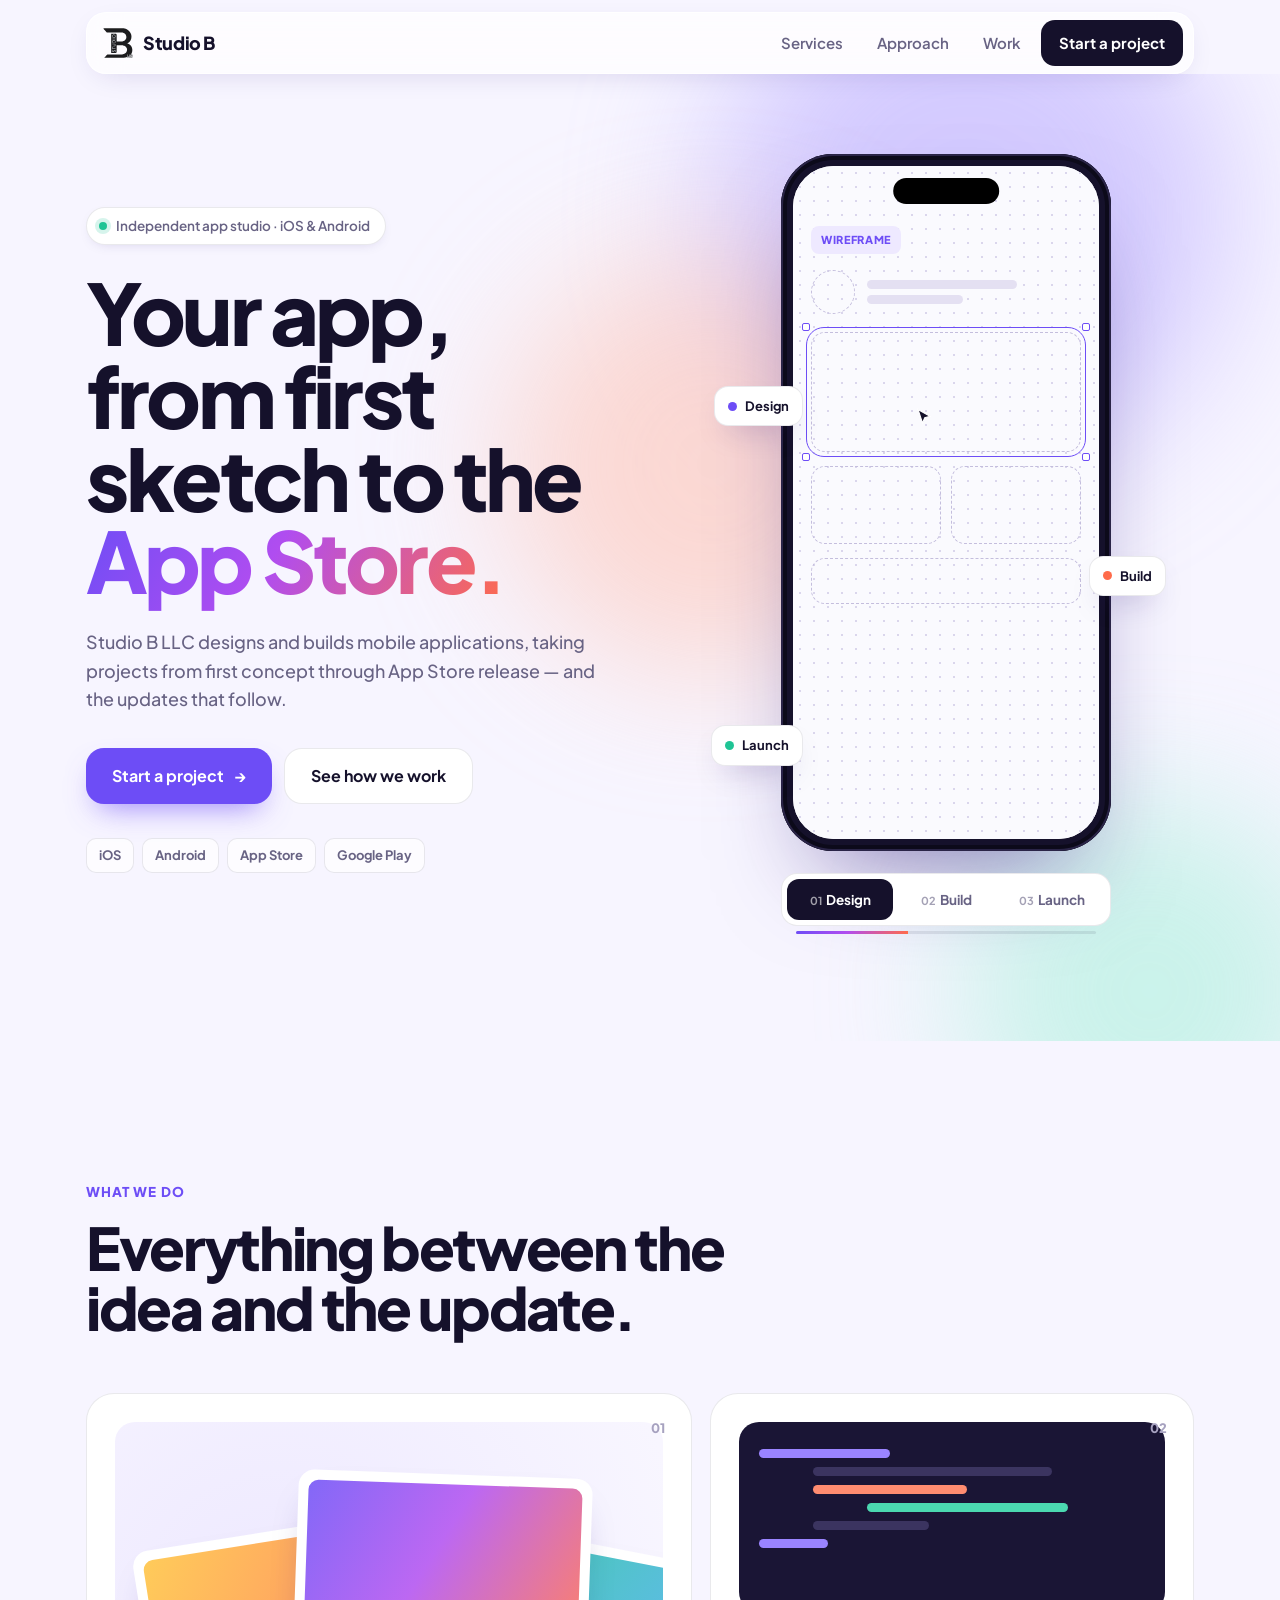
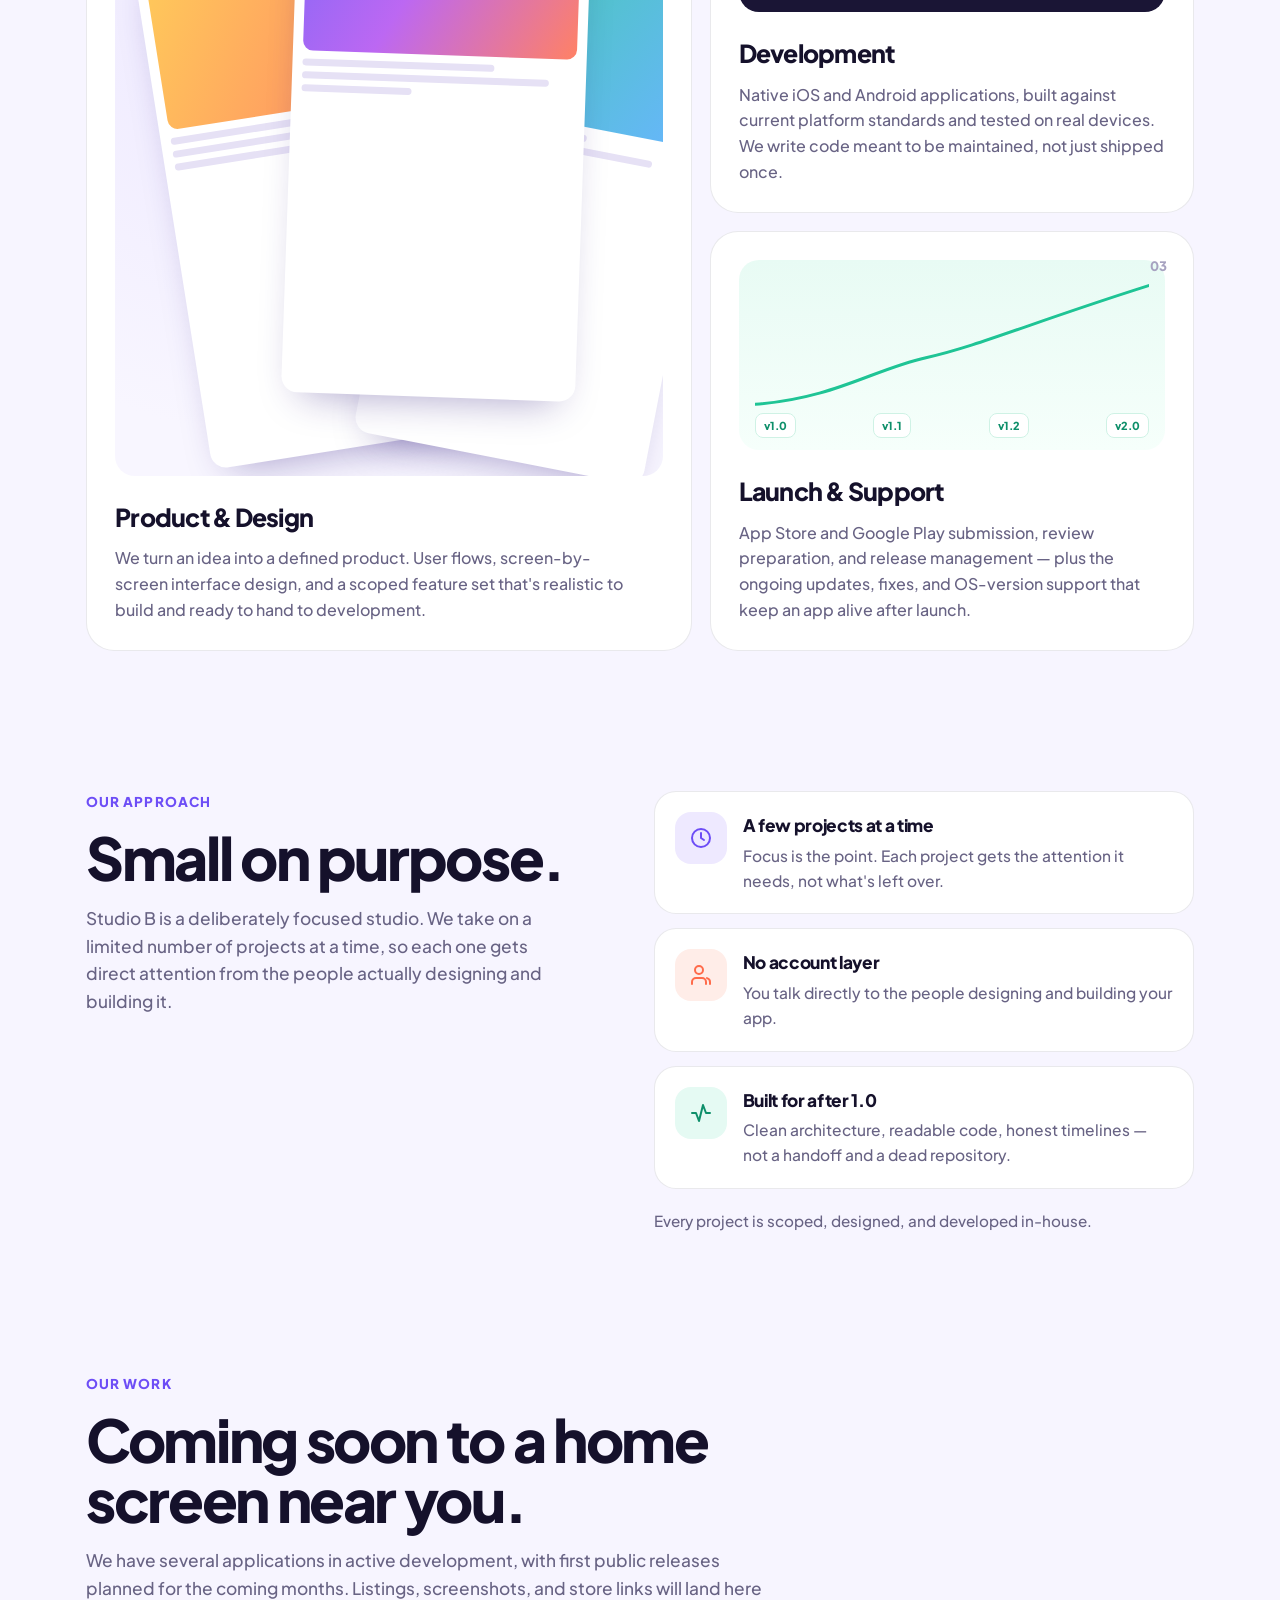
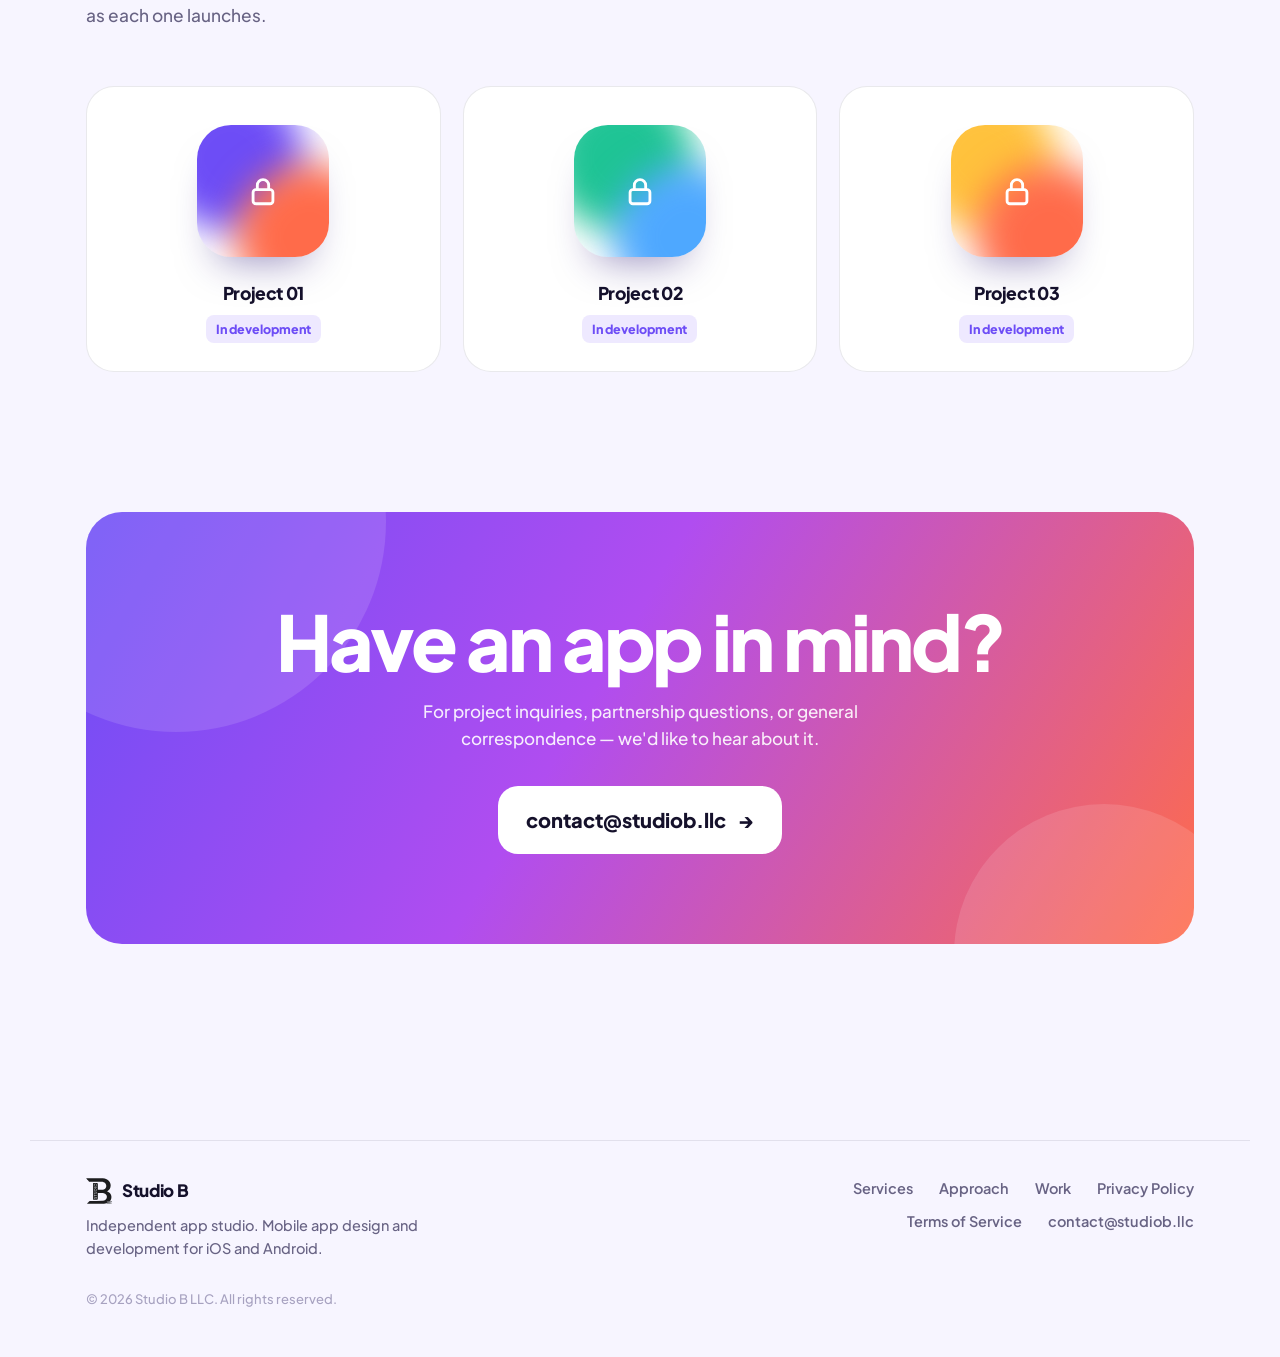
<file: index.html>
<!DOCTYPE html>
<html lang="en">
<head>
<meta charset="utf-8">
<meta name="viewport" content="width=device-width, initial-scale=1">
<title>Studio B LLC — Mobile app design &amp; development</title>
<meta name="description" content="Studio B LLC is an independent app studio. We design and build iOS and Android apps, taking projects from first concept through App Store release and the updates that follow.">
<link rel="canonical" href="https://studiob.llc/">
<meta name="theme-color" content="#F7F5FF">

<link rel="icon" href="favicon.ico" sizes="48x48">
<link rel="icon" href="favicon.svg" type="image/svg+xml">
<link rel="apple-touch-icon" href="apple-touch-icon.png">

<meta property="og:type" content="website">
<meta property="og:site_name" content="Studio B LLC">
<meta property="og:title" content="Studio B LLC — Your app, from first sketch to the App Store">
<meta property="og:description" content="An independent app studio designing and building iOS and Android apps — from first concept through release, and the updates that follow.">
<meta property="og:url" content="https://studiob.llc/">
<meta property="og:image" content="https://studiob.llc/assets/img/og-image.png">
<meta property="og:image:width" content="1200">
<meta property="og:image:height" content="630">
<meta property="og:image:alt" content="Studio B LLC logo beside the line: Your app, from first sketch to the App Store.">
<meta name="twitter:card" content="summary_large_image">

<link rel="preconnect" href="https://fonts.googleapis.com">
<link rel="preconnect" href="https://fonts.gstatic.com" crossorigin>
<link href="https://fonts.googleapis.com/css2?family=Plus+Jakarta+Sans:wght@400;500;600;700;800&amp;display=swap" rel="stylesheet">
<link rel="stylesheet" href="assets/css/site.css">
<script>document.documentElement.classList.add('js')</script>
<script src="assets/js/site.js" defer></script>
<script src="assets/js/home.js" defer></script>

<script type="application/ld+json">
{
  "@context": "https://schema.org",
  "@type": "Organization",
  "name": "Studio B LLC",
  "url": "https://studiob.llc/",
  "logo": "https://studiob.llc/logo.png",
  "email": "contact@studiob.llc",
  "description": "Independent app studio designing and building iOS and Android applications."
}
</script>
</head>
<body>
<a class="skip" href="#main">Skip to content</a>

<header class="nav">
  <div class="nav-in">
    <a href="./" class="brand" aria-label="Studio B LLC, home"><img src="assets/mark-two-tone.svg" alt="" width="30" height="30"><span>Studio B</span></a>
    <nav class="links" aria-label="Primary">
      <a href="#services">Services</a><a href="#approach">Approach</a><a href="#work">Work</a>
      <a class="cta" href="mailto:contact@studiob.llc?subject=Project%20inquiry">Start a project</a>
    </nav>
  </div>
</header>

<main id="main">
<section class="hero">
  <div class="blobs" aria-hidden="true"><i></i><i></i><i></i></div>
  <div class="wrap hero-grid">
    <div>
      <p class="chip"><span class="live" aria-hidden="true"></span>Independent app studio · iOS &amp; Android</p>
      <h1>Your app, from first sketch to the <span class="grad-text">App Store.</span></h1>
      <p class="lede">Studio B LLC designs and builds mobile applications, taking projects from first concept through App Store release — and the updates that follow.</p>
      <div class="ctas">
        <a class="btn btn-primary" href="mailto:contact@studiob.llc?subject=Project%20inquiry">Start a project <span aria-hidden="true">→</span></a>
        <a class="btn btn-soft" href="#services">See how we work</a>
      </div>
      <ul class="plats" aria-label="Platforms">
        <li>iOS</li><li>Android</li><li>App Store</li><li>Google Play</li>
      </ul>
    </div>

    <div class="stagebox">
      <p class="sr-only">Animated illustration of an app moving from a wireframe design, to a built interface, to store review. The buttons below it show each stage; choosing one stops the animation.</p>
      <div class="float f1" aria-hidden="true"><i></i>Design</div>
      <div class="float f2" aria-hidden="true"><i></i>Build</div>
      <div class="float f3" aria-hidden="true"><i></i>Launch</div>
      <div class="phone" aria-hidden="true">
        <div class="island"></div>
        <div class="screen">
          <div class="st st-design on">
            <span class="st-label">Wireframe</span>
            <div class="wf-row"><div class="wf wf-av d1"></div><div class="wf-lines"><i class="d1"></i><i class="d2"></i></div></div>
            <div class="wf wf-hero d2"><div class="sel"><b></b><b></b><b></b><b></b></div></div>
            <div class="wf-grid"><div class="wf d3"></div><div class="wf d4"></div></div>
            <div class="wf wf-btn d5"></div>
            <svg class="cursor" viewBox="0 0 24 24"><path d="M4 2l16 9-7 2-3 7z" fill="#15112B" stroke="#fff" stroke-width="1.5"/></svg>
          </div>
          <div class="st st-build">
            <span class="st-label">Building</span>
            <div class="ui-top"><div class="ui-av"></div><div><b>Good morning</b><small>Here's your week</small></div></div>
            <div class="ui-hero"><small>This week</small><strong>12.4k</strong><div class="bars"><i></i><i></i><i></i><i></i><i></i></div></div>
            <div class="ui-grid"><div class="ui-tile t1">Sync<div class="tog"></div></div><div class="ui-tile t2">Streak<b>7 days</b></div></div>
            <div class="ui-btn">Continue</div>
            <div class="toast"><i>✓</i>Build succeeded · iOS &amp; Android</div>
          </div>
          <div class="st st-launch">
            <span class="st-label">Store review</span>
            <div class="listing">
              <div class="appicon"><svg viewBox="0 0 24 24"><path d="M12 2l2.4 6.6L21 11l-6.6 2.4L12 20l-2.4-6.6L3 11l6.6-2.4z"/></svg></div>
              <div><b>Your App</b><small>iOS · Android</small></div><span class="get">GET</span>
            </div>
            <ul class="checks">
              <li><i>✓</i>Store screenshots</li>
              <li><i>✓</i>Privacy details</li>
              <li><i>✓</i>Release notes</li>
              <li><i>✓</i>Submitted for review</li>
            </ul>
            <div class="status">Ready to ship</div>
            <div class="confetti"></div>
          </div>
        </div>
      </div>
      <div class="switch" role="group" aria-label="Show demo stage">
        <span class="pill" aria-hidden="true"></span>
        <button type="button" aria-pressed="true"><span aria-hidden="true">01</span>Design</button>
        <button type="button" aria-pressed="false"><span aria-hidden="true">02</span>Build</button>
        <button type="button" aria-pressed="false"><span aria-hidden="true">03</span>Launch</button>
        <span class="prog" aria-hidden="true"><i></i></span>
      </div>
    </div>
  </div>
</section>

<section class="section" id="services" aria-labelledby="services-h">
  <div class="wrap">
    <div data-reveal>
      <p class="eyebrow">What we do</p>
      <h2 id="services-h">Everything between the idea and the update.</h2>
    </div>
    <div class="bento">
      <article class="b b1" data-reveal>
        <span class="num" aria-hidden="true">01</span>
        <div class="art" aria-hidden="true">
          <div class="sheetcard sc1"><div class="blk"></div><i style="width:80%"></i><i style="width:55%"></i><i style="width:70%"></i></div>
          <div class="sheetcard sc2"><div class="blk"></div><i style="width:70%"></i><i style="width:90%"></i><i style="width:40%"></i></div>
          <div class="sheetcard sc3"><div class="blk"></div><i style="width:60%"></i><i style="width:85%"></i><i style="width:50%"></i></div>
        </div>
        <h3>Product &amp; Design</h3>
        <p>We turn an idea into a defined product. User flows, screen-by-screen interface design, and a scoped feature set that's realistic to build and ready to hand to development.</p>
      </article>
      <article class="b b2" data-reveal>
        <span class="num" aria-hidden="true">02</span>
        <div class="art code" aria-hidden="true">
          <i class="k" style="width:34%"></i><i class="g" style="width:62%;margin-left:14%"></i><i class="s" style="width:40%;margin-left:14%"></i>
          <i class="m" style="width:52%;margin-left:28%"></i><i class="g" style="width:30%;margin-left:14%"></i><i class="k" style="width:18%"></i>
        </div>
        <h3>Development</h3>
        <p>Native iOS and Android applications, built against current platform standards and tested on real devices. We write code meant to be maintained, not just shipped once.</p>
      </article>
      <article class="b b3" data-reveal>
        <span class="num" aria-hidden="true">03</span>
        <div class="art" aria-hidden="true">
          <svg viewBox="0 0 300 120" preserveAspectRatio="none"><path d="M0 110 C60 105 90 80 130 70 S210 40 300 8" fill="none" stroke="#1FC495" stroke-width="3" stroke-linecap="round" vector-effect="non-scaling-stroke"/></svg>
          <div class="vers"><span>v1.0</span><span>v1.1</span><span>v1.2</span><span>v2.0</span></div>
        </div>
        <h3>Launch &amp; Support</h3>
        <p>App Store and Google Play submission, review preparation, and release management — plus the ongoing updates, fixes, and OS-version support that keep an app alive after launch.</p>
      </article>
    </div>
  </div>
</section>

<section class="section tight" id="approach" aria-labelledby="approach-h">
  <div class="wrap ap">
    <div data-reveal>
      <p class="eyebrow">Our approach</p>
      <h2 id="approach-h">Small on purpose.</h2>
      <p class="sec-sub">Studio B is a deliberately focused studio. We take on a limited number of projects at a time, so each one gets direct attention from the people actually designing and building it.</p>
    </div>
    <div class="feats" data-reveal>
      <div class="feat">
        <div class="ic" aria-hidden="true"><svg viewBox="0 0 24 24"><circle cx="12" cy="12" r="9"/><path d="M12 7v5l3 2"/></svg></div>
        <div><h3>A few projects at a time</h3><p>Focus is the point. Each project gets the attention it needs, not what's left over.</p></div>
      </div>
      <div class="feat">
        <div class="ic" aria-hidden="true"><svg viewBox="0 0 24 24"><path d="M17 21v-2a4 4 0 0 0-4-4H7a4 4 0 0 0-4 4v2"/><circle cx="10" cy="7" r="4"/><path d="M21 21v-2a4 4 0 0 0-3-3.9"/></svg></div>
        <div><h3>No account layer</h3><p>You talk directly to the people designing and building your app.</p></div>
      </div>
      <div class="feat">
        <div class="ic" aria-hidden="true"><svg viewBox="0 0 24 24"><path d="M3 12h4l3 8 4-16 3 8h4"/></svg></div>
        <div><h3>Built for after 1.0</h3><p>Clean architecture, readable code, honest timelines — not a handoff and a dead repository.</p></div>
      </div>
      <p class="inhouse">Every project is scoped, designed, and developed in-house.</p>
    </div>
  </div>
</section>

<section class="section tight" id="work" aria-labelledby="work-h">
  <div class="wrap">
    <div data-reveal>
      <p class="eyebrow">Our work</p>
      <h2 id="work-h">Coming soon to a home screen near you.</h2>
      <p class="sec-sub">We have several applications in active development, with first public releases planned for the coming months. Listings, screenshots, and store links will land here as each one launches.</p>
    </div>
    <ul class="icons">
      <li class="proj" data-reveal><div class="squircle p1" aria-hidden="true"><i></i><i></i><svg viewBox="0 0 24 24"><rect x="5" y="11" width="14" height="10" rx="2"/><path d="M8 11V8a4 4 0 0 1 8 0v3"/></svg></div><h3>Project 01</h3><span class="tag">In development</span></li>
      <li class="proj" data-reveal><div class="squircle p2" aria-hidden="true"><i></i><i></i><svg viewBox="0 0 24 24"><rect x="5" y="11" width="14" height="10" rx="2"/><path d="M8 11V8a4 4 0 0 1 8 0v3"/></svg></div><h3>Project 02</h3><span class="tag">In development</span></li>
      <li class="proj" data-reveal><div class="squircle p3" aria-hidden="true"><i></i><i></i><svg viewBox="0 0 24 24"><rect x="5" y="11" width="14" height="10" rx="2"/><path d="M8 11V8a4 4 0 0 1 8 0v3"/></svg></div><h3>Project 03</h3><span class="tag">In development</span></li>
    </ul>
  </div>
</section>

<section class="section tight" id="contact" aria-labelledby="contact-h">
  <div class="wrap">
    <div class="cta-card" data-reveal>
      <h2 id="contact-h">Have an app in mind?</h2>
      <p>For project inquiries, partnership questions, or general correspondence — we'd like to hear about it.</p>
      <a class="mailbtn" href="mailto:contact@studiob.llc">contact@studiob.llc <span aria-hidden="true">→</span></a>
    </div>
  </div>
</section>
</main>

<footer class="foot">
  <div class="wrap foot-in">
    <div>
      <a class="brand" href="./"><img src="assets/mark-two-tone.svg" alt="" width="26" height="26"><span>Studio B</span></a>
      <p class="foot-tag">Independent app studio. Mobile app design and development for iOS and Android.</p>
    </div>
    <nav aria-label="Footer">
      <a href="#services">Services</a><a href="#approach">Approach</a><a href="#work">Work</a>
      <a href="privacy-policy">Privacy Policy</a><a href="terms-of-service">Terms of Service</a>
      <a href="mailto:contact@studiob.llc">contact@studiob.llc</a>
    </nav>
    <p class="foot-legal">© <span data-year>2026</span> Studio B LLC. All rights reserved.</p>
  </div>
</footer>
</body>
</html>
</file>
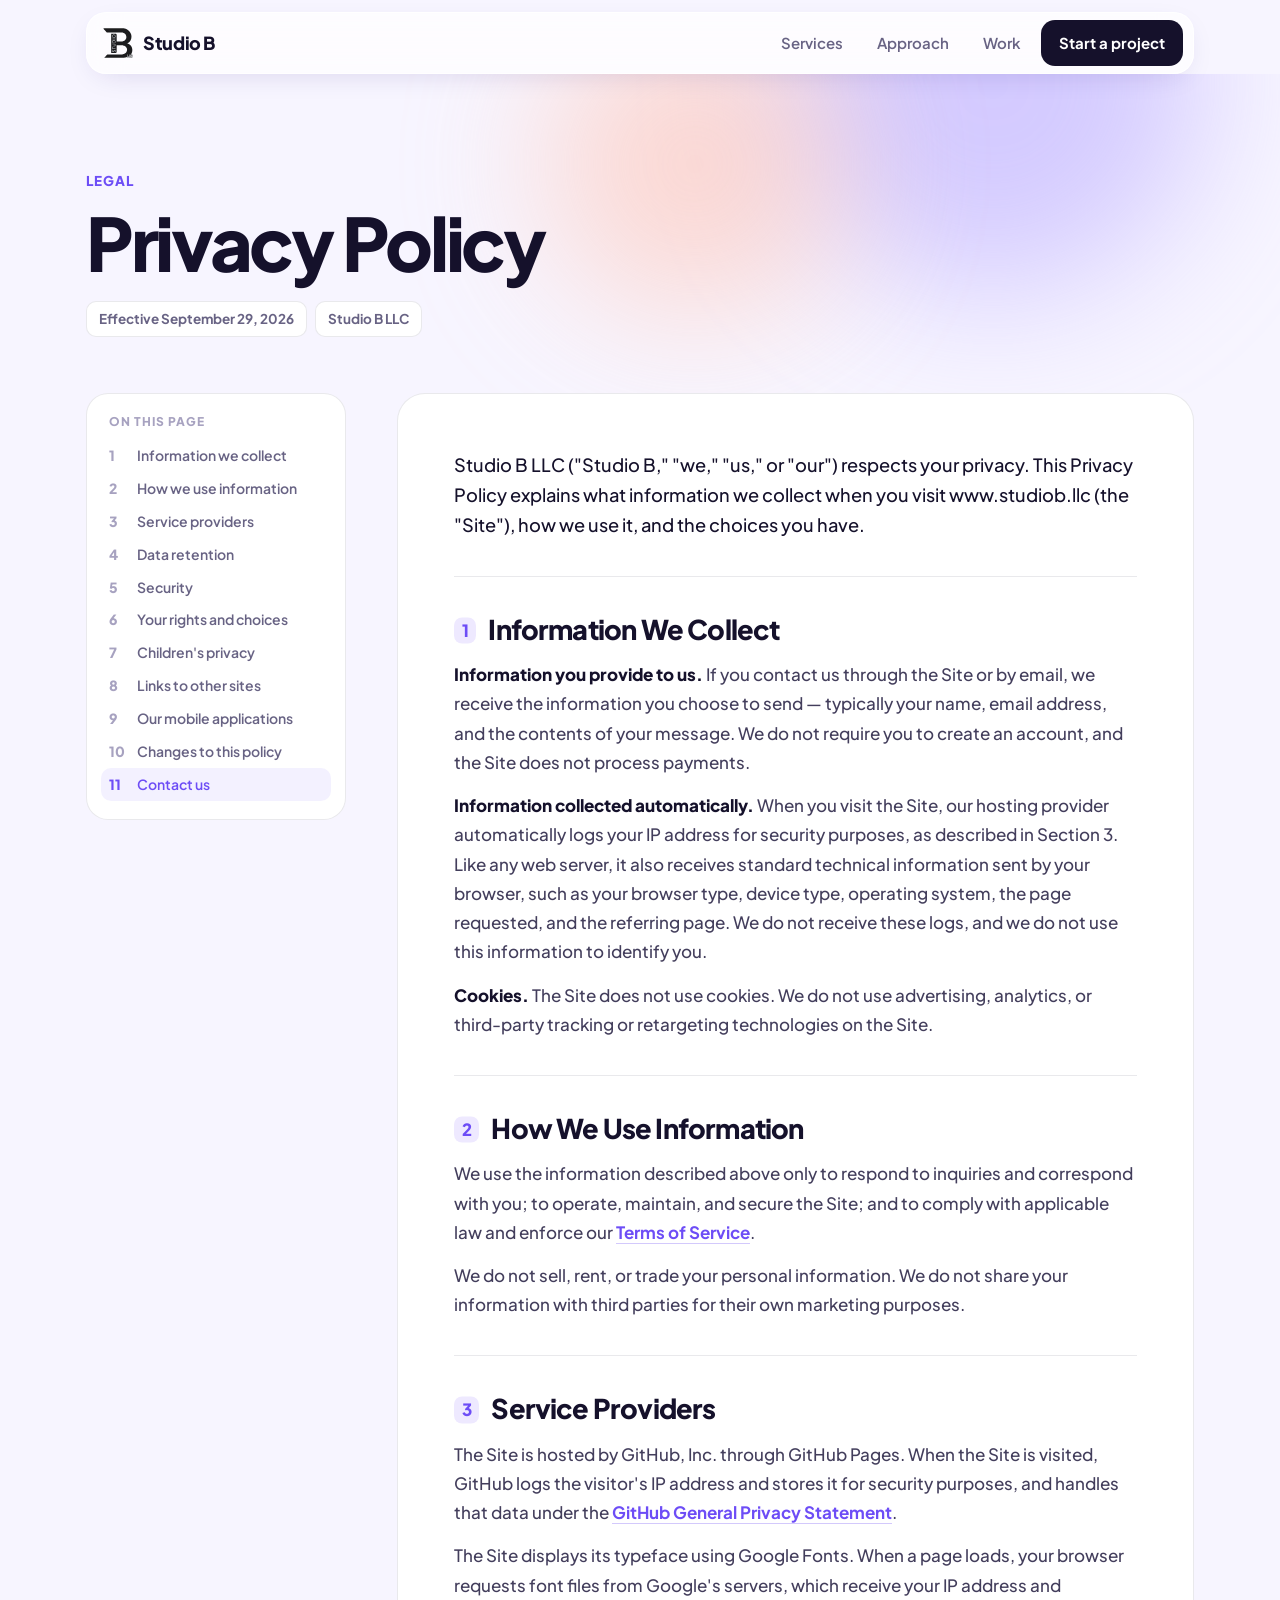
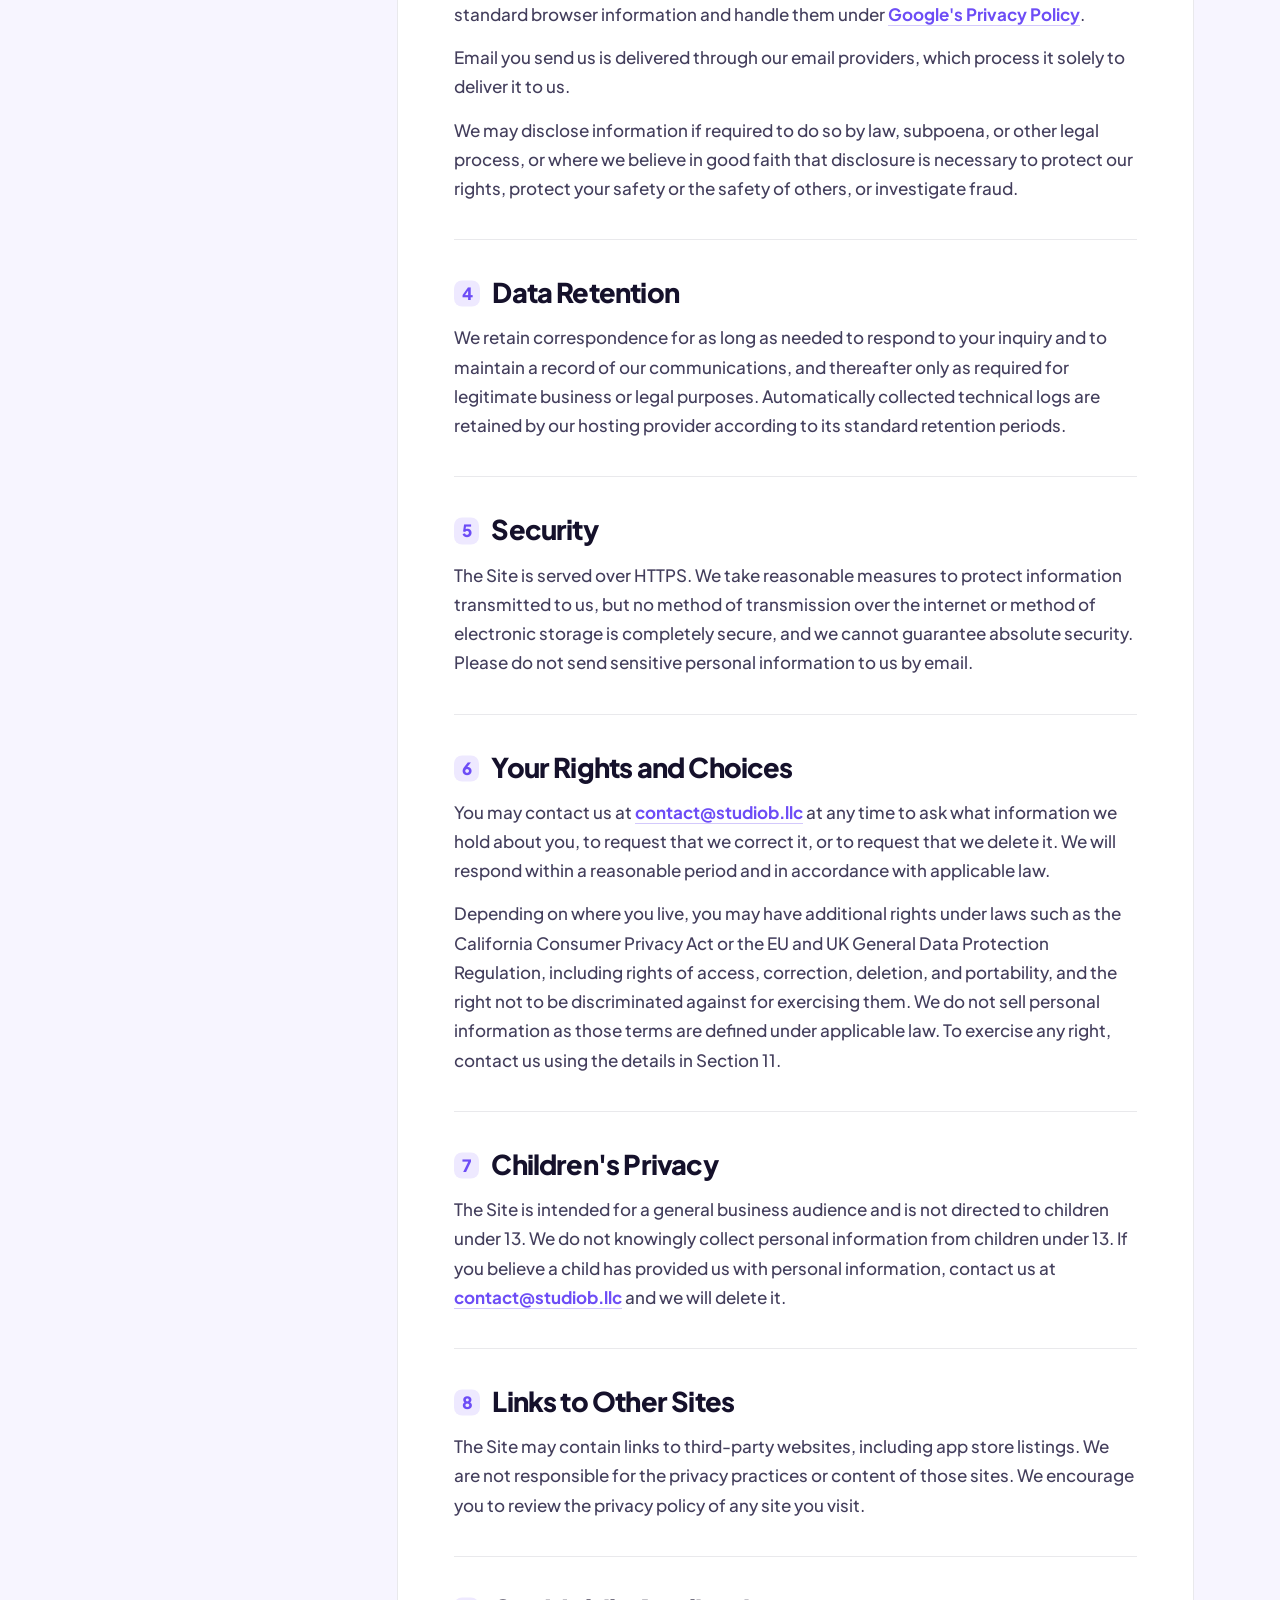
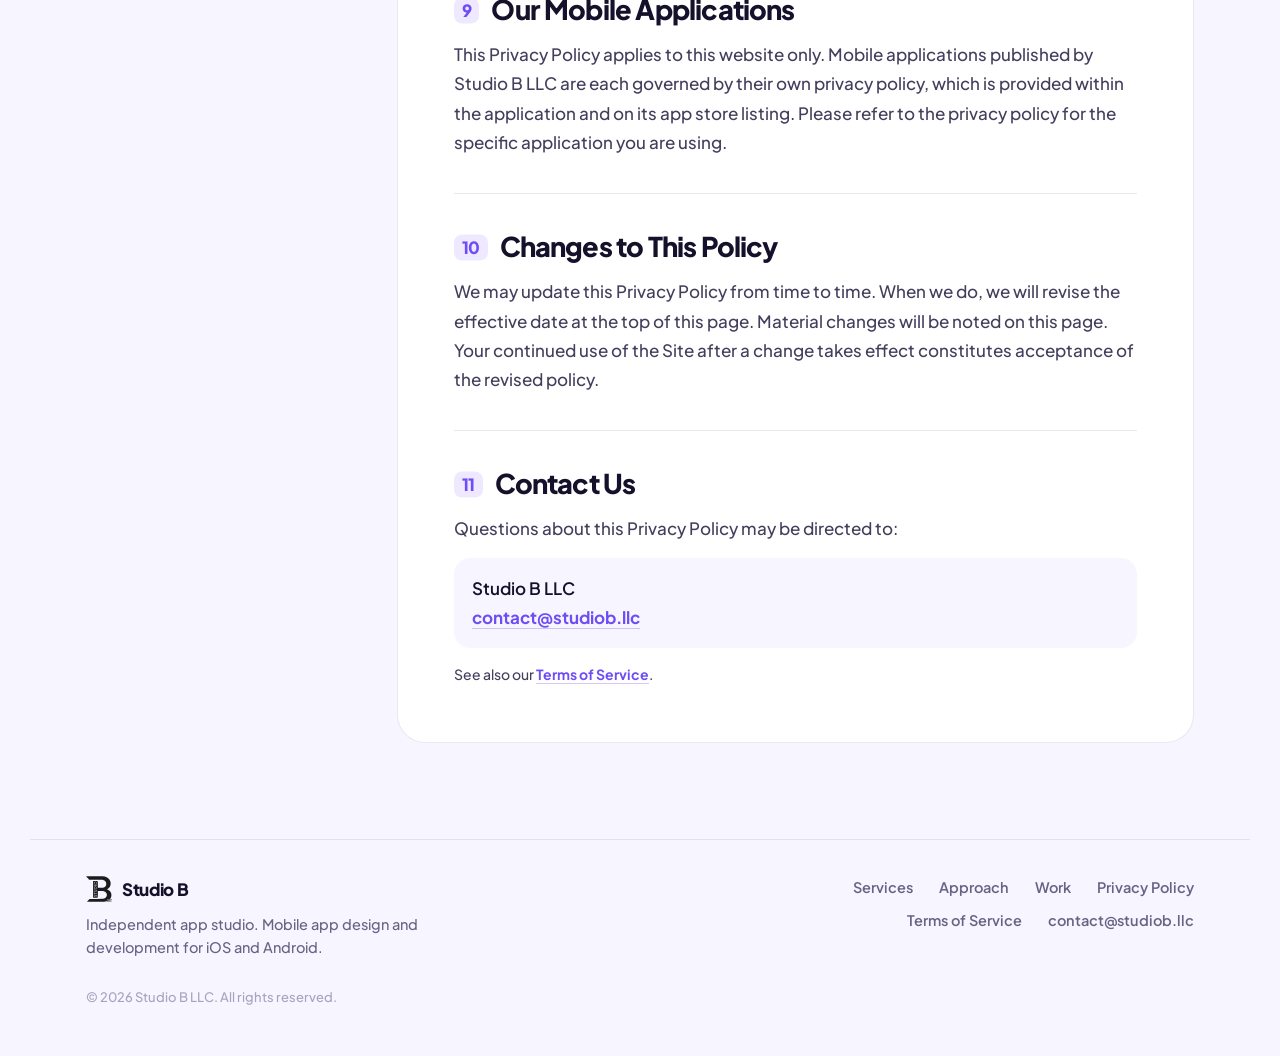
<file: privacy-policy.html>
<!DOCTYPE html>
<html lang="en">
<head>
<meta charset="utf-8">
<meta name="viewport" content="width=device-width, initial-scale=1">
<title>Privacy Policy — Studio B LLC</title>
<meta name="description" content="How Studio B LLC collects, uses, and protects information when you visit studiob.llc.">
<link rel="canonical" href="https://studiob.llc/privacy-policy">
<meta name="theme-color" content="#F7F5FF">
<link rel="icon" href="favicon.ico" sizes="48x48">
<link rel="icon" href="favicon.svg" type="image/svg+xml">
<link rel="apple-touch-icon" href="apple-touch-icon.png">
<meta property="og:type" content="website">
<meta property="og:site_name" content="Studio B LLC">
<meta property="og:title" content="Privacy Policy — Studio B LLC">
<meta property="og:url" content="https://studiob.llc/privacy-policy">
<meta property="og:image" content="https://studiob.llc/assets/img/og-image.png">
<meta name="twitter:card" content="summary_large_image">
<link rel="preconnect" href="https://fonts.googleapis.com">
<link rel="preconnect" href="https://fonts.gstatic.com" crossorigin>
<link href="https://fonts.googleapis.com/css2?family=Plus+Jakarta+Sans:wght@400;500;600;700;800&amp;display=swap" rel="stylesheet">
<link rel="stylesheet" href="assets/css/site.css">
<script>document.documentElement.classList.add('js')</script>
<script src="assets/js/site.js" defer></script>
</head>
<body>
<a class="skip" href="#main">Skip to content</a>

<header class="nav">
  <div class="nav-in">
    <a href="./" class="brand" aria-label="Studio B LLC, home"><img src="assets/mark-two-tone.svg" alt="" width="30" height="30"><span>Studio B</span></a>
    <nav class="links" aria-label="Primary">
      <a href="./#services">Services</a><a href="./#approach">Approach</a><a href="./#work">Work</a>
      <a class="cta" href="mailto:contact@studiob.llc?subject=Project%20inquiry">Start a project</a>
    </nav>
  </div>
</header>

<main id="main">
<header class="doc-head">
  <div class="blobs" aria-hidden="true"><i></i><i></i><i></i></div>
  <div class="wrap">
    <p class="eyebrow">Legal</p>
    <h1>Privacy Policy</h1>
    <div class="doc-meta"><span>Effective September 29, 2026</span><span>Studio B LLC</span></div>
  </div>
</header>

<div class="wrap doc">
  <nav class="toc" aria-label="On this page">
    <details open>
    <summary>On this page</summary>
    <ol>
      <li><a href="#collect">Information we collect</a></li>
      <li><a href="#use">How we use information</a></li>
      <li><a href="#providers">Service providers</a></li>
      <li><a href="#retention">Data retention</a></li>
      <li><a href="#security">Security</a></li>
      <li><a href="#rights">Your rights and choices</a></li>
      <li><a href="#children">Children's privacy</a></li>
      <li><a href="#links">Links to other sites</a></li>
      <li><a href="#apps">Our mobile applications</a></li>
      <li><a href="#changes">Changes to this policy</a></li>
      <li><a href="#contact">Contact us</a></li>
    </ol>
    </details>
  </nav>

  <article class="prose">
    <p class="intro">Studio B LLC ("Studio B," "we," "us," or "our") respects your privacy. This Privacy Policy explains what information we collect when you visit www.studiob.llc (the "Site"), how we use it, and the choices you have.</p>

    <section id="collect">
      <h2><span>1</span>Information We Collect</h2>
      <p><b>Information you provide to us.</b> If you contact us through the Site or by email, we receive the information you choose to send — typically your name, email address, and the contents of your message. We do not require you to create an account, and the Site does not process payments.</p>
      <p><b>Information collected automatically.</b> When you visit the Site, our hosting provider automatically logs your IP address for security purposes, as described in Section 3. Like any web server, it also receives standard technical information sent by your browser, such as your browser type, device type, operating system, the page requested, and the referring page. We do not receive these logs, and we do not use this information to identify you.</p>
      <p><b>Cookies.</b> The Site does not use cookies. We do not use advertising, analytics, or third-party tracking or retargeting technologies on the Site.</p>
    </section>

    <section id="use">
      <h2><span>2</span>How We Use Information</h2>
      <p>We use the information described above only to respond to inquiries and correspond with you; to operate, maintain, and secure the Site; and to comply with applicable law and enforce our <a href="terms-of-service">Terms of Service</a>.</p>
      <p>We do not sell, rent, or trade your personal information. We do not share your information with third parties for their own marketing purposes.</p>
    </section>

    <section id="providers">
      <h2><span>3</span>Service Providers</h2>
      <p>The Site is hosted by GitHub, Inc. through GitHub Pages. When the Site is visited, GitHub logs the visitor's IP address and stores it for security purposes, and handles that data under the <a href="https://docs.github.com/en/site-policy/privacy-policies/github-general-privacy-statement" rel="noopener">GitHub General Privacy Statement</a>.</p>
      <p>The Site displays its typeface using Google Fonts. When a page loads, your browser requests font files from Google's servers, which receive your IP address and standard browser information and handle them under <a href="https://policies.google.com/privacy" rel="noopener">Google's Privacy Policy</a>.</p>
      <p>Email you send us is delivered through our email providers, which process it solely to deliver it to us.</p>
      <p>We may disclose information if required to do so by law, subpoena, or other legal process, or where we believe in good faith that disclosure is necessary to protect our rights, protect your safety or the safety of others, or investigate fraud.</p>
    </section>

    <section id="retention">
      <h2><span>4</span>Data Retention</h2>
      <p>We retain correspondence for as long as needed to respond to your inquiry and to maintain a record of our communications, and thereafter only as required for legitimate business or legal purposes. Automatically collected technical logs are retained by our hosting provider according to its standard retention periods.</p>
    </section>

    <section id="security">
      <h2><span>5</span>Security</h2>
      <p>The Site is served over HTTPS. We take reasonable measures to protect information transmitted to us, but no method of transmission over the internet or method of electronic storage is completely secure, and we cannot guarantee absolute security. Please do not send sensitive personal information to us by email.</p>
    </section>

    <section id="rights">
      <h2><span>6</span>Your Rights and Choices</h2>
      <p>You may contact us at <a href="mailto:contact@studiob.llc">contact@studiob.llc</a> at any time to ask what information we hold about you, to request that we correct it, or to request that we delete it. We will respond within a reasonable period and in accordance with applicable law.</p>
      <p>Depending on where you live, you may have additional rights under laws such as the California Consumer Privacy Act or the EU and UK General Data Protection Regulation, including rights of access, correction, deletion, and portability, and the right not to be discriminated against for exercising them. We do not sell personal information as those terms are defined under applicable law. To exercise any right, contact us using the details in Section 11.</p>
    </section>

    <section id="children">
      <h2><span>7</span>Children's Privacy</h2>
      <p>The Site is intended for a general business audience and is not directed to children under 13. We do not knowingly collect personal information from children under 13. If you believe a child has provided us with personal information, contact us at <a href="mailto:contact@studiob.llc">contact@studiob.llc</a> and we will delete it.</p>
    </section>

    <section id="links">
      <h2><span>8</span>Links to Other Sites</h2>
      <p>The Site may contain links to third-party websites, including app store listings. We are not responsible for the privacy practices or content of those sites. We encourage you to review the privacy policy of any site you visit.</p>
    </section>

    <section id="apps">
      <h2><span>9</span>Our Mobile Applications</h2>
      <p>This Privacy Policy applies to this website only. Mobile applications published by Studio B LLC are each governed by their own privacy policy, which is provided within the application and on its app store listing. Please refer to the privacy policy for the specific application you are using.</p>
    </section>

    <section id="changes">
      <h2><span>10</span>Changes to This Policy</h2>
      <p>We may update this Privacy Policy from time to time. When we do, we will revise the effective date at the top of this page. Material changes will be noted on this page. Your continued use of the Site after a change takes effect constitutes acceptance of the revised policy.</p>
    </section>

    <section id="contact">
      <h2><span>11</span>Contact Us</h2>
      <p>Questions about this Privacy Policy may be directed to:</p>
      <address>Studio B LLC<br><a href="mailto:contact@studiob.llc">contact@studiob.llc</a></address>
    </section>
    <p class="doc-foot">See also our <a href="terms-of-service">Terms of Service</a>.</p>
  </article>
</div>
</main>

<footer class="foot">
  <div class="wrap foot-in">
    <div>
      <a class="brand" href="./"><img src="assets/mark-two-tone.svg" alt="" width="26" height="26"><span>Studio B</span></a>
      <p class="foot-tag">Independent app studio. Mobile app design and development for iOS and Android.</p>
    </div>
    <nav aria-label="Footer">
      <a href="./#services">Services</a><a href="./#approach">Approach</a><a href="./#work">Work</a>
      <a href="privacy-policy" aria-current="page">Privacy Policy</a><a href="terms-of-service">Terms of Service</a>
      <a href="mailto:contact@studiob.llc">contact@studiob.llc</a>
    </nav>
    <p class="foot-legal">© <span data-year>2026</span> Studio B LLC. All rights reserved.</p>
  </div>
</footer>
</body>
</html>
</file>
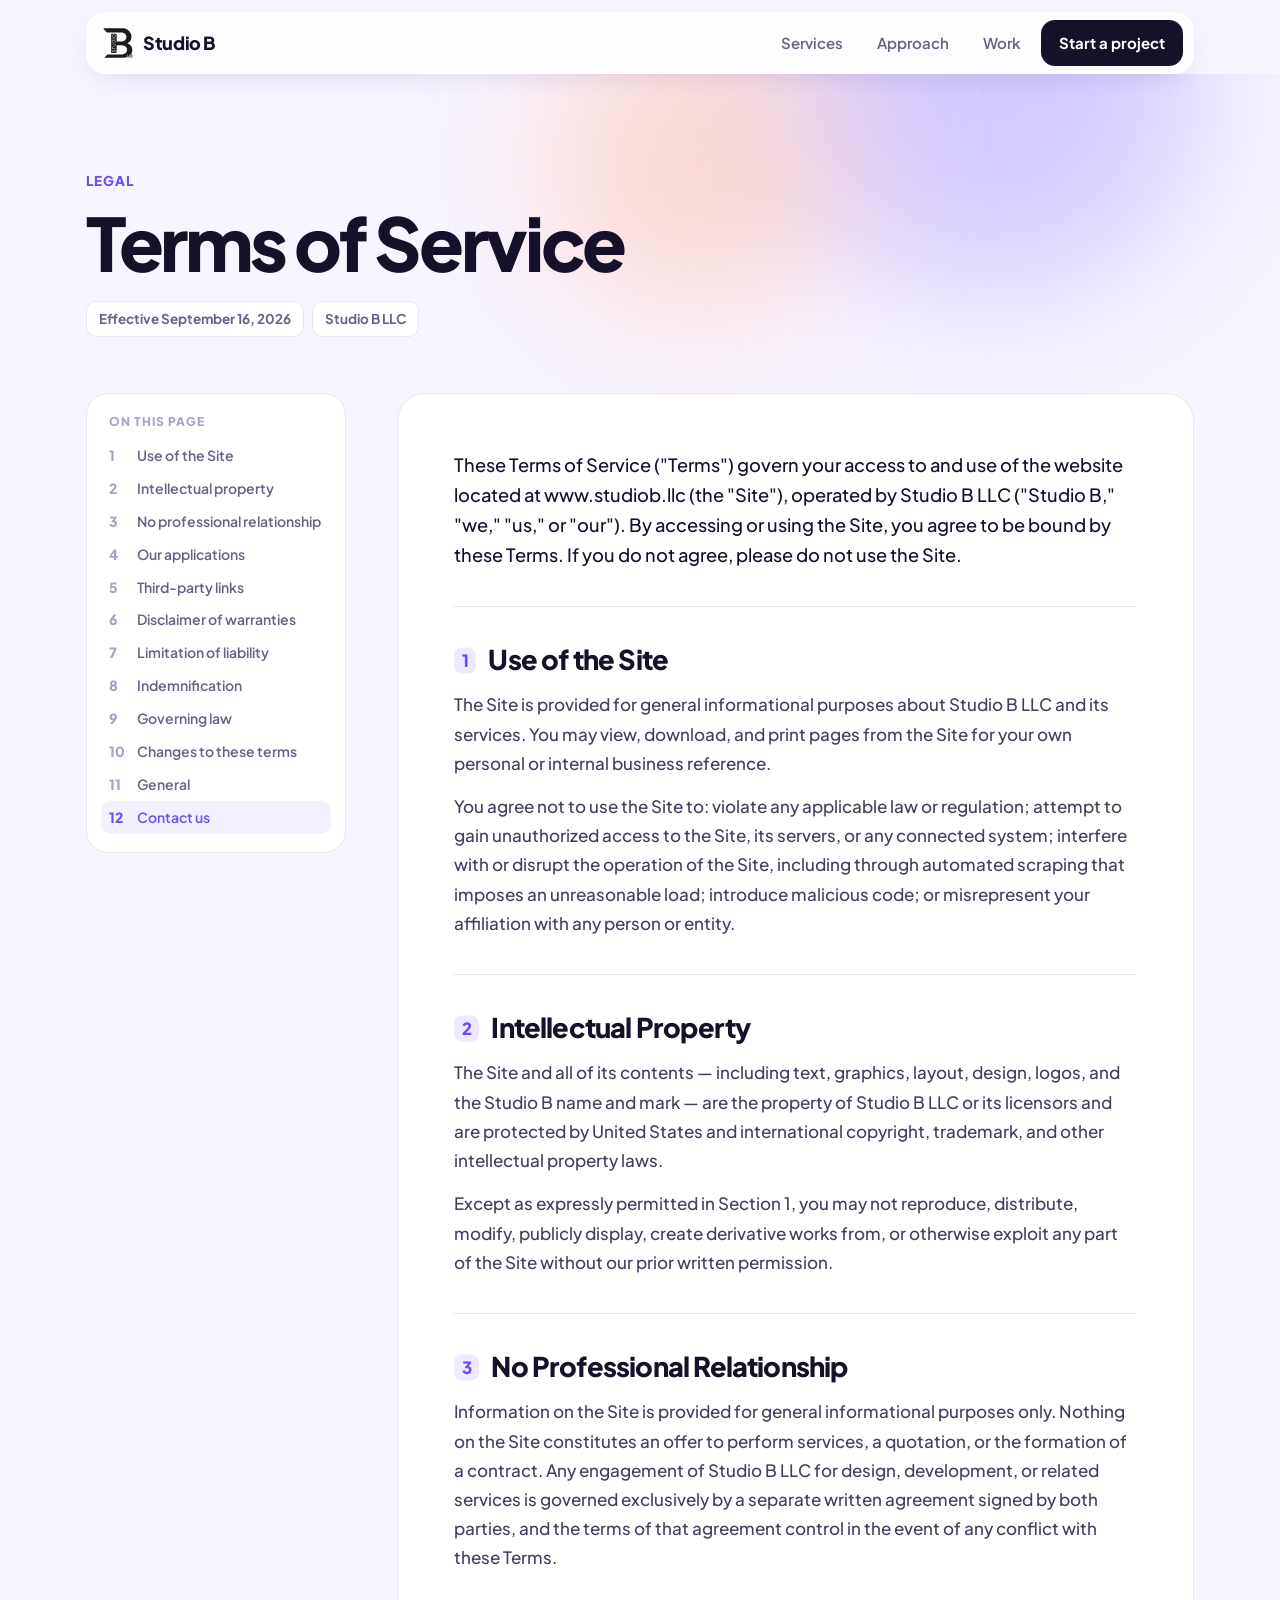
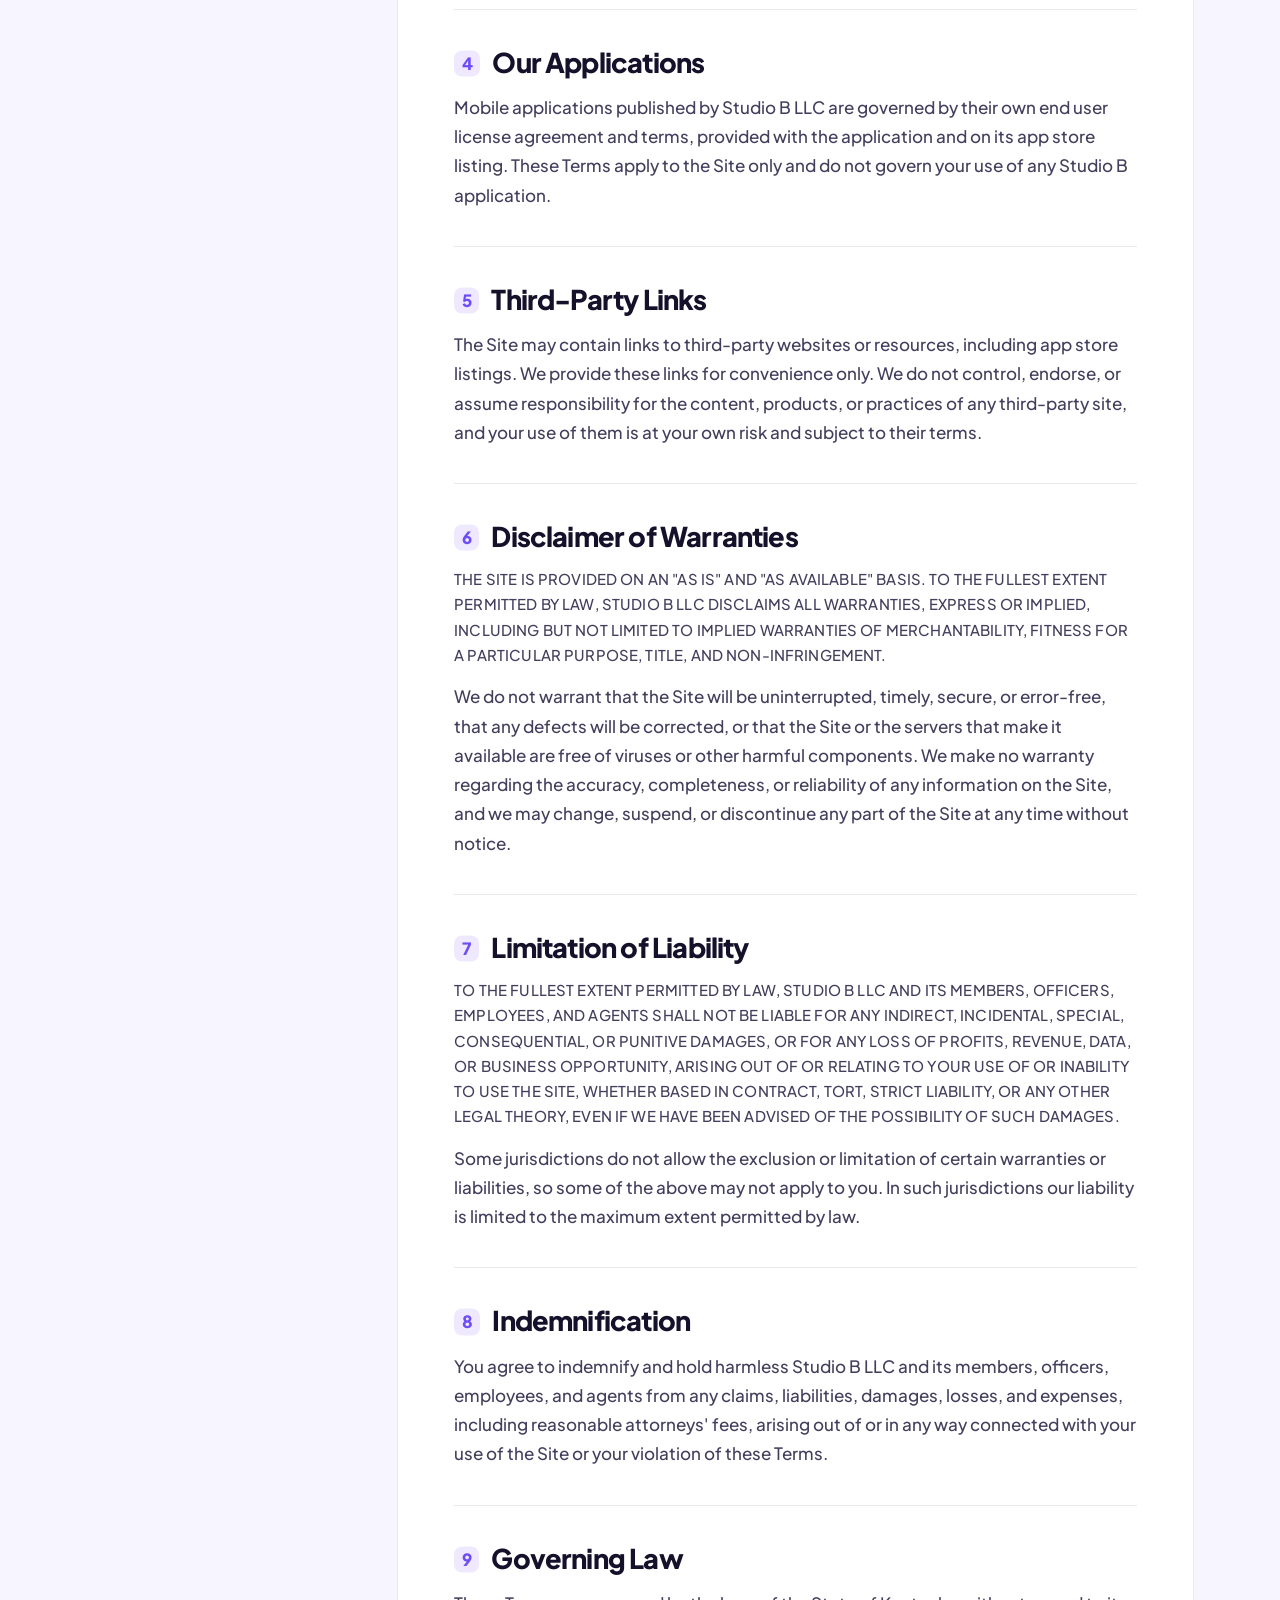
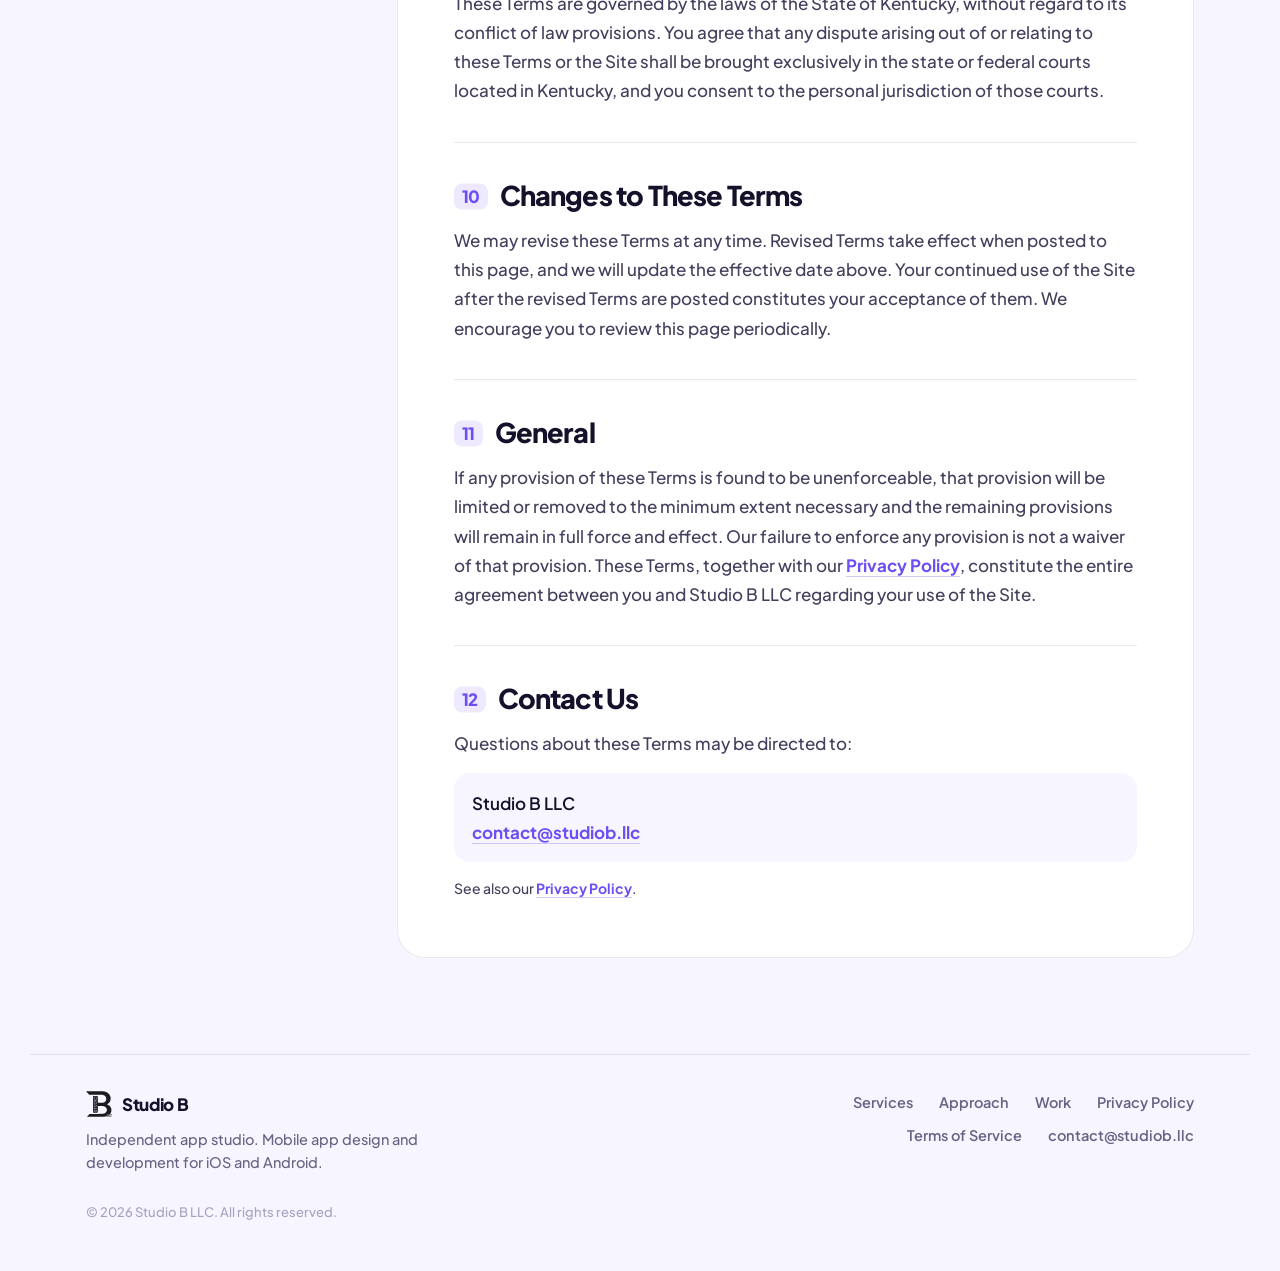
<file: terms-of-service.html>
<!DOCTYPE html>
<html lang="en">
<head>
<meta charset="utf-8">
<meta name="viewport" content="width=device-width, initial-scale=1">
<title>Terms of Service — Studio B LLC</title>
<meta name="description" content="The terms that govern use of the Studio B LLC website at studiob.llc.">
<link rel="canonical" href="https://studiob.llc/terms-of-service">
<meta name="theme-color" content="#F7F5FF">
<link rel="icon" href="favicon.ico" sizes="48x48">
<link rel="icon" href="favicon.svg" type="image/svg+xml">
<link rel="apple-touch-icon" href="apple-touch-icon.png">
<meta property="og:type" content="website">
<meta property="og:site_name" content="Studio B LLC">
<meta property="og:title" content="Terms of Service — Studio B LLC">
<meta property="og:url" content="https://studiob.llc/terms-of-service">
<meta property="og:image" content="https://studiob.llc/assets/img/og-image.png">
<meta name="twitter:card" content="summary_large_image">
<link rel="preconnect" href="https://fonts.googleapis.com">
<link rel="preconnect" href="https://fonts.gstatic.com" crossorigin>
<link href="https://fonts.googleapis.com/css2?family=Plus+Jakarta+Sans:wght@400;500;600;700;800&amp;display=swap" rel="stylesheet">
<link rel="stylesheet" href="assets/css/site.css">
<script>document.documentElement.classList.add('js')</script>
<script src="assets/js/site.js" defer></script>
</head>
<body>
<a class="skip" href="#main">Skip to content</a>

<header class="nav">
  <div class="nav-in">
    <a href="./" class="brand" aria-label="Studio B LLC, home"><img src="assets/mark-two-tone.svg" alt="" width="30" height="30"><span>Studio B</span></a>
    <nav class="links" aria-label="Primary">
      <a href="./#services">Services</a><a href="./#approach">Approach</a><a href="./#work">Work</a>
      <a class="cta" href="mailto:contact@studiob.llc?subject=Project%20inquiry">Start a project</a>
    </nav>
  </div>
</header>

<main id="main">
<header class="doc-head">
  <div class="blobs" aria-hidden="true"><i></i><i></i><i></i></div>
  <div class="wrap">
    <p class="eyebrow">Legal</p>
    <h1>Terms of Service</h1>
    <div class="doc-meta"><span>Effective September 16, 2026</span><span>Studio B LLC</span></div>
  </div>
</header>

<div class="wrap doc">
  <nav class="toc" aria-label="On this page">
    <details open>
    <summary>On this page</summary>
    <ol>
      <li><a href="#use">Use of the Site</a></li>
      <li><a href="#ip">Intellectual property</a></li>
      <li><a href="#relationship">No professional relationship</a></li>
      <li><a href="#apps">Our applications</a></li>
      <li><a href="#links">Third-party links</a></li>
      <li><a href="#warranties">Disclaimer of warranties</a></li>
      <li><a href="#liability">Limitation of liability</a></li>
      <li><a href="#indemnification">Indemnification</a></li>
      <li><a href="#law">Governing law</a></li>
      <li><a href="#changes">Changes to these terms</a></li>
      <li><a href="#general">General</a></li>
      <li><a href="#contact">Contact us</a></li>
    </ol>
    </details>
  </nav>

  <article class="prose">
    <p class="intro">These Terms of Service ("Terms") govern your access to and use of the website located at www.studiob.llc (the "Site"), operated by Studio B LLC ("Studio B," "we," "us," or "our"). By accessing or using the Site, you agree to be bound by these Terms. If you do not agree, please do not use the Site.</p>

    <section id="use">
      <h2><span>1</span>Use of the Site</h2>
      <p>The Site is provided for general informational purposes about Studio B LLC and its services. You may view, download, and print pages from the Site for your own personal or internal business reference.</p>
      <p>You agree not to use the Site to: violate any applicable law or regulation; attempt to gain unauthorized access to the Site, its servers, or any connected system; interfere with or disrupt the operation of the Site, including through automated scraping that imposes an unreasonable load; introduce malicious code; or misrepresent your affiliation with any person or entity.</p>
    </section>

    <section id="ip">
      <h2><span>2</span>Intellectual Property</h2>
      <p>The Site and all of its contents — including text, graphics, layout, design, logos, and the Studio B name and mark — are the property of Studio B LLC or its licensors and are protected by United States and international copyright, trademark, and other intellectual property laws.</p>
      <p>Except as expressly permitted in Section 1, you may not reproduce, distribute, modify, publicly display, create derivative works from, or otherwise exploit any part of the Site without our prior written permission.</p>
    </section>

    <section id="relationship">
      <h2><span>3</span>No Professional Relationship</h2>
      <p>Information on the Site is provided for general informational purposes only. Nothing on the Site constitutes an offer to perform services, a quotation, or the formation of a contract. Any engagement of Studio B LLC for design, development, or related services is governed exclusively by a separate written agreement signed by both parties, and the terms of that agreement control in the event of any conflict with these Terms.</p>
    </section>

    <section id="apps">
      <h2><span>4</span>Our Applications</h2>
      <p>Mobile applications published by Studio B LLC are governed by their own end user license agreement and terms, provided with the application and on its app store listing. These Terms apply to the Site only and do not govern your use of any Studio B application.</p>
    </section>

    <section id="links">
      <h2><span>5</span>Third-Party Links</h2>
      <p>The Site may contain links to third-party websites or resources, including app store listings. We provide these links for convenience only. We do not control, endorse, or assume responsibility for the content, products, or practices of any third-party site, and your use of them is at your own risk and subject to their terms.</p>
    </section>

    <section id="warranties">
      <h2><span>6</span>Disclaimer of Warranties</h2>
      <p class="caps">THE SITE IS PROVIDED ON AN "AS IS" AND "AS AVAILABLE" BASIS. TO THE FULLEST EXTENT PERMITTED BY LAW, STUDIO B LLC DISCLAIMS ALL WARRANTIES, EXPRESS OR IMPLIED, INCLUDING BUT NOT LIMITED TO IMPLIED WARRANTIES OF MERCHANTABILITY, FITNESS FOR A PARTICULAR PURPOSE, TITLE, AND NON-INFRINGEMENT.</p>
      <p>We do not warrant that the Site will be uninterrupted, timely, secure, or error-free, that any defects will be corrected, or that the Site or the servers that make it available are free of viruses or other harmful components. We make no warranty regarding the accuracy, completeness, or reliability of any information on the Site, and we may change, suspend, or discontinue any part of the Site at any time without notice.</p>
    </section>

    <section id="liability">
      <h2><span>7</span>Limitation of Liability</h2>
      <p class="caps">TO THE FULLEST EXTENT PERMITTED BY LAW, STUDIO B LLC AND ITS MEMBERS, OFFICERS, EMPLOYEES, AND AGENTS SHALL NOT BE LIABLE FOR ANY INDIRECT, INCIDENTAL, SPECIAL, CONSEQUENTIAL, OR PUNITIVE DAMAGES, OR FOR ANY LOSS OF PROFITS, REVENUE, DATA, OR BUSINESS OPPORTUNITY, ARISING OUT OF OR RELATING TO YOUR USE OF OR INABILITY TO USE THE SITE, WHETHER BASED IN CONTRACT, TORT, STRICT LIABILITY, OR ANY OTHER LEGAL THEORY, EVEN IF WE HAVE BEEN ADVISED OF THE POSSIBILITY OF SUCH DAMAGES.</p>
      <p>Some jurisdictions do not allow the exclusion or limitation of certain warranties or liabilities, so some of the above may not apply to you. In such jurisdictions our liability is limited to the maximum extent permitted by law.</p>
    </section>

    <section id="indemnification">
      <h2><span>8</span>Indemnification</h2>
      <p>You agree to indemnify and hold harmless Studio B LLC and its members, officers, employees, and agents from any claims, liabilities, damages, losses, and expenses, including reasonable attorneys' fees, arising out of or in any way connected with your use of the Site or your violation of these Terms.</p>
    </section>

    <section id="law">
      <h2><span>9</span>Governing Law</h2>
      <p>These Terms are governed by the laws of the State of Kentucky, without regard to its conflict of law provisions. You agree that any dispute arising out of or relating to these Terms or the Site shall be brought exclusively in the state or federal courts located in Kentucky, and you consent to the personal jurisdiction of those courts.</p>
    </section>

    <section id="changes">
      <h2><span>10</span>Changes to These Terms</h2>
      <p>We may revise these Terms at any time. Revised Terms take effect when posted to this page, and we will update the effective date above. Your continued use of the Site after the revised Terms are posted constitutes your acceptance of them. We encourage you to review this page periodically.</p>
    </section>

    <section id="general">
      <h2><span>11</span>General</h2>
      <p>If any provision of these Terms is found to be unenforceable, that provision will be limited or removed to the minimum extent necessary and the remaining provisions will remain in full force and effect. Our failure to enforce any provision is not a waiver of that provision. These Terms, together with our <a href="privacy-policy">Privacy Policy</a>, constitute the entire agreement between you and Studio B LLC regarding your use of the Site.</p>
    </section>

    <section id="contact">
      <h2><span>12</span>Contact Us</h2>
      <p>Questions about these Terms may be directed to:</p>
      <address>Studio B LLC<br><a href="mailto:contact@studiob.llc">contact@studiob.llc</a></address>
    </section>
    <p class="doc-foot">See also our <a href="privacy-policy">Privacy Policy</a>.</p>
  </article>
</div>
</main>

<footer class="foot">
  <div class="wrap foot-in">
    <div>
      <a class="brand" href="./"><img src="assets/mark-two-tone.svg" alt="" width="26" height="26"><span>Studio B</span></a>
      <p class="foot-tag">Independent app studio. Mobile app design and development for iOS and Android.</p>
    </div>
    <nav aria-label="Footer">
      <a href="./#services">Services</a><a href="./#approach">Approach</a><a href="./#work">Work</a>
      <a href="privacy-policy">Privacy Policy</a><a href="terms-of-service" aria-current="page">Terms of Service</a>
      <a href="mailto:contact@studiob.llc">contact@studiob.llc</a>
    </nav>
    <p class="foot-legal">© <span data-year>2026</span> Studio B LLC. All rights reserved.</p>
  </div>
</footer>
</body>
</html>
</file>
<file: assets/css/site.css>
/* Studio B LLC — site styles
   Shared tokens and chrome first, then the home page, then the legal pages. */

:root{
  --bg:#F7F5FF; --card:#FFFFFF; --ink:#15112B; --mut:#686384; --faint:#A7A2C0; --line:rgba(21,17,43,.09);
  --violet:#6D4DF6; --violet-2:#9A84FF; --coral:#FF6B4A; --mint:#1FC495; --mint-ink:#0E8F6A; --sun:#FFC23D; --sky:#4EA8FF;
  --grad:linear-gradient(120deg,var(--violet) 0%,#B04DF0 45%,var(--coral) 100%);
  --ease:cubic-bezier(.22,.8,.25,1); --spring:cubic-bezier(.34,1.56,.64,1);
  --max:1220px; --gut:clamp(18px,4.5vw,56px); --nav-h:86px;
}

/* ---------- base ---------- */
*{box-sizing:border-box;margin:0;padding:0}
html{scroll-behavior:smooth;-webkit-text-size-adjust:100%}
body{background:var(--bg);color:var(--ink);font:500 17px/1.6 "Plus Jakarta Sans",system-ui,-apple-system,"Segoe UI",sans-serif;
  -webkit-font-smoothing:antialiased;overflow-x:clip}
a{color:inherit;text-decoration:none}
button{font:inherit;color:inherit;background:none;border:0;cursor:pointer}
img,svg{display:block}
::selection{background:var(--violet);color:#fff}
:focus-visible{outline:3px solid var(--violet);outline-offset:3px;border-radius:8px}
.wrap{max-width:var(--max);margin:0 auto;padding:0 var(--gut)}
.grad-text{background:var(--grad);-webkit-background-clip:text;background-clip:text;color:transparent}
.sr-only{position:absolute;width:1px;height:1px;overflow:hidden;clip:rect(0 0 0 0);white-space:nowrap}
[id]{scroll-margin-top:var(--nav-h)}

.skip{position:absolute;left:16px;top:-60px;z-index:100;background:var(--ink);color:#fff;font-weight:700;padding:10px 16px;border-radius:12px;transition:top .2s}
.skip:focus{top:16px}

/* ---------- nav ---------- */
.nav{position:sticky;top:12px;z-index:50;margin:12px auto 0;max-width:calc(var(--max) - 2 * var(--gut) + 40px);padding:0 20px}
.nav-in{display:flex;align-items:center;justify-content:space-between;height:62px;padding:0 10px 0 16px;border-radius:20px;
  background:rgba(255,255,255,.72);backdrop-filter:blur(16px) saturate(160%);-webkit-backdrop-filter:blur(16px) saturate(160%);
  border:1px solid rgba(255,255,255,.8);box-shadow:0 8px 30px -12px rgba(40,20,120,.18)}
.brand{display:flex;align-items:center;gap:10px;font-weight:800;letter-spacing:-.02em;font-size:18px}
.brand img{width:30px;height:30px}
.links{display:flex;align-items:center;gap:6px;font-size:15px;font-weight:600;color:var(--mut)}
.links a:not(.cta){padding:8px 14px;border-radius:12px;transition:background .2s,color .2s}
.links a:not(.cta):hover{background:rgba(109,77,246,.08);color:var(--violet)}
.cta{background:var(--ink);color:#fff;padding:11px 18px;border-radius:14px;font-weight:700;white-space:nowrap;
  transition:transform .3s var(--spring),background .3s}
.cta:hover{transform:translateY(-2px);background:var(--violet)}

/* ---------- buttons & small parts ---------- */
.btn{display:inline-flex;align-items:center;gap:10px;height:56px;padding:0 26px;border-radius:18px;font-weight:700;font-size:16px;
  transition:transform .35s var(--spring),box-shadow .35s}
.btn-primary{background:var(--violet);color:#fff;box-shadow:0 14px 30px -12px rgba(109,77,246,.7)}
.btn-primary:hover{transform:translateY(-3px);box-shadow:0 20px 40px -14px rgba(109,77,246,.8)}
.btn-soft{background:#fff;border:1px solid var(--line)}
.btn-soft:hover{transform:translateY(-3px)}
.chip{display:inline-flex;align-items:center;gap:9px;background:#fff;border:1px solid var(--line);padding:7px 15px 7px 12px;border-radius:999px;
  font-size:13.5px;font-weight:600;color:var(--mut);box-shadow:0 4px 14px -8px rgba(40,20,120,.25)}
.chip .live{width:8px;height:8px;border-radius:50%;background:var(--mint);box-shadow:0 0 0 4px rgba(31,196,149,.18)}
.eyebrow{font-size:13.5px;font-weight:800;letter-spacing:.08em;text-transform:uppercase;color:var(--violet);margin-bottom:14px}
h2{font-weight:800;font-size:clamp(2.1rem,4.6vw,3.8rem);line-height:1.02;letter-spacing:-.04em;max-width:17ch}
.sec-sub{color:var(--mut);max-width:52ch;margin-top:18px;font-size:1.08rem}
.section{padding:clamp(80px,11vw,140px) 0}
.section.tight{padding-top:0}

/* ---------- footer ---------- */
.foot{padding:56px 0 48px;color:var(--mut);font-size:14.5px;font-weight:600}
.foot-in{display:grid;grid-template-columns:1.4fr 1fr;gap:28px 40px;align-items:start;padding-top:36px;border-top:1px solid var(--line)}
.foot .brand{color:var(--ink);font-size:17px}
.foot .brand img{width:26px;height:26px}
.foot-tag{margin-top:10px;max-width:36ch;font-weight:500}
.foot nav{display:flex;flex-wrap:wrap;gap:10px 26px;justify-content:flex-end}
.foot nav a{transition:color .2s}
.foot nav a:hover{color:var(--violet)}
.foot-legal{grid-column:1/-1;font-size:13px;font-weight:500;color:var(--faint)}

/* ---------- reveal ---------- */
.js [data-reveal]{opacity:0;transform:translateY(30px);transition:opacity .8s var(--ease),transform .8s var(--ease)}
.js [data-reveal].in{opacity:1;transform:none}

/* =====================================================================
   HOME
   ===================================================================== */
.hero{position:relative;padding:clamp(40px,7vw,80px) 0 clamp(70px,9vw,120px);overflow:hidden}
.blobs{position:absolute;inset:0;z-index:-1;pointer-events:none}
.blobs i{position:absolute;border-radius:50%;filter:blur(70px);opacity:.55;animation:float 18s ease-in-out infinite alternate}
.blobs i:nth-child(1){width:520px;height:520px;background:#B7A8FF;top:-120px;right:4%}
.blobs i:nth-child(2){width:420px;height:420px;background:#FFC1B0;top:180px;right:28%;animation-delay:-6s}
.blobs i:nth-child(3){width:380px;height:380px;background:#A6F0DA;bottom:-140px;right:-60px;animation-delay:-11s}
@keyframes float{to{transform:translate(-40px,50px) scale(1.12)}}
.hero-grid{display:grid;grid-template-columns:1.05fr .95fr;gap:clamp(30px,5vw,70px);align-items:center}
.hero h1{font-weight:800;font-size:clamp(2.8rem,6.6vw,5.6rem);line-height:.98;letter-spacing:-.045em;margin-top:26px}
.lede{font-size:clamp(1.05rem,1.4vw,1.2rem);color:var(--mut);max-width:40ch;margin-top:26px;font-weight:500}
.ctas{display:flex;flex-wrap:wrap;gap:12px;margin-top:34px}
.plats{display:flex;flex-wrap:wrap;gap:8px;margin-top:34px;list-style:none}
.plats li{font-size:13px;font-weight:700;color:var(--mut);background:rgba(255,255,255,.7);border:1px solid var(--line);padding:6px 12px;border-radius:10px}

/* the demo phone */
.stagebox{position:relative;justify-self:center;width:min(330px,80vw)}
.float{position:absolute;z-index:3;background:#fff;border:1px solid var(--line);border-radius:14px;padding:9px 13px;font-size:13px;font-weight:700;
  box-shadow:0 14px 30px -14px rgba(40,20,120,.35);display:flex;align-items:center;gap:8px;animation:bob 6s ease-in-out infinite}
.float i{width:9px;height:9px;border-radius:50%}
.f1{top:30%;right:calc(100% - 22px)}.f1 i{background:var(--violet)}
.f2{top:52%;left:calc(100% - 22px);animation-delay:-2s}.f2 i{background:var(--coral)}
.f3{top:74%;right:calc(100% - 22px);animation-delay:-4s}.f3 i{background:var(--mint)}
@keyframes bob{50%{transform:translateY(-10px)}}
.phone{position:relative;aspect-ratio:9/19;border-radius:52px;padding:12px;background:#15112B;
  box-shadow:0 50px 100px -40px rgba(40,20,120,.55),inset 0 0 0 2px #2a2447,inset 0 0 0 6px #0c0a1a}
.island{position:absolute;top:24px;left:50%;transform:translateX(-50%);width:32%;height:26px;border-radius:14px;background:#000;z-index:5}
.screen{position:relative;height:100%;border-radius:41px;overflow:hidden;background:#fff}
.st{position:absolute;inset:0;padding:58px 18px 22px;opacity:0;transform:translateY(14px) scale(.98);transition:opacity .6s var(--ease),transform .6s var(--ease)}
.st.on{opacity:1;transform:none}
.st-label{display:inline-block;font-size:11px;font-weight:800;letter-spacing:.06em;text-transform:uppercase;padding:5px 10px;border-radius:8px;margin-bottom:16px}

/* stage 01: wireframe */
.st-design{background:#FAFAFE;background-image:radial-gradient(#DAD6EC 1px,transparent 1px);background-size:14px 14px}
.st-design .st-label{background:#EEE9FF;color:var(--violet)}
.wf{border:1.5px dashed #C4BEDD;border-radius:14px}
.wf-row{display:flex;align-items:center;gap:12px;margin-bottom:18px}
.wf-av{width:44px;height:44px;border-radius:50%;flex:none}
.wf-lines{flex:1}
.wf-lines i{display:block;height:9px;border-radius:5px;background:#E4E0F2;margin:6px 0}
.wf-lines i:nth-child(1){width:70%}.wf-lines i:nth-child(2){width:45%}
.wf-hero{height:120px;margin-bottom:14px;position:relative}
.sel{position:absolute;inset:-6px;border:1.5px solid var(--violet);border-radius:18px;opacity:0}
.st-design.on .sel{animation:sel .5s .9s forwards}
@keyframes sel{to{opacity:1}}
.sel b{position:absolute;width:8px;height:8px;background:#fff;border:1.5px solid var(--violet);border-radius:2px}
.sel b:nth-child(1){top:-5px;left:-5px}.sel b:nth-child(2){top:-5px;right:-5px}.sel b:nth-child(3){bottom:-5px;left:-5px}.sel b:nth-child(4){bottom:-5px;right:-5px}
.wf-grid{display:grid;grid-template-columns:1fr 1fr;gap:10px;margin-bottom:14px}
.wf-grid .wf{height:78px}
.wf-btn{height:46px;border-radius:14px}
.cursor{position:absolute;width:18px;height:18px;left:62%;top:44%;z-index:4}
.st-design.on .cursor{animation:cur 3.4s var(--ease) forwards}
@keyframes cur{0%{left:70%;top:70%}40%{left:40%;top:36%}100%{left:40%;top:36%}}
.st-design .wf,.st-design .wf-lines i{opacity:0;transform:scale(.96)}
.st-design.on .wf,.st-design.on .wf-lines i{animation:pop .45s var(--spring) forwards}
.st-design.on .d1{animation-delay:.05s}.st-design.on .d2{animation-delay:.18s}.st-design.on .d3{animation-delay:.3s}
.st-design.on .d4{animation-delay:.42s}.st-design.on .d5{animation-delay:.54s}
@keyframes pop{to{opacity:1;transform:none}}

/* stage 02: built UI */
.st-build{background:#fff}
.st-build .st-label{background:#FFEDE8;color:var(--coral)}
.ui-top{display:flex;align-items:center;gap:12px;margin-bottom:16px}
.ui-av{width:44px;height:44px;border-radius:50%;background:var(--grad);flex:none}
.ui-top b{display:block;font-size:15px;font-weight:800;letter-spacing:-.02em;line-height:1.2}
.ui-top small{font-size:11.5px;color:var(--mut)}
.ui-hero{height:120px;border-radius:18px;background:var(--grad);margin-bottom:14px;padding:14px;color:#fff;position:relative;overflow:hidden}
.ui-hero small{font-size:10.5px;font-weight:700;opacity:.8;letter-spacing:.04em;text-transform:uppercase}
.ui-hero strong{display:block;font-size:26px;font-weight:800;letter-spacing:-.03em;margin-top:2px}
.bars{position:absolute;right:14px;bottom:14px;display:flex;align-items:flex-end;gap:5px;height:56px}
.bars i{width:9px;border-radius:4px;background:rgba(255,255,255,.85);height:0;transition:height .8s var(--spring)}
.st-build.on .bars i:nth-child(1){height:40%}.st-build.on .bars i:nth-child(2){height:70%;transition-delay:.08s}
.st-build.on .bars i:nth-child(3){height:52%;transition-delay:.16s}.st-build.on .bars i:nth-child(4){height:92%;transition-delay:.24s}
.st-build.on .bars i:nth-child(5){height:66%;transition-delay:.32s}
.ui-grid{display:grid;grid-template-columns:1fr 1fr;gap:10px;margin-bottom:14px}
.ui-tile{height:78px;border-radius:16px;padding:11px;font-size:11px;font-weight:700;display:flex;flex-direction:column;justify-content:space-between}
.t1{background:#E7FBF4;color:var(--mint-ink)}.t2{background:#FFF4DA;color:#A6700A}
.ui-tile b{font-size:19px;letter-spacing:-.02em}
.tog{width:34px;height:20px;border-radius:10px;background:var(--mint-ink);position:relative;align-self:flex-end}
.tog::after{content:"";position:absolute;right:3px;top:3px;width:14px;height:14px;border-radius:50%;background:#fff}
.ui-btn{height:46px;border-radius:14px;background:var(--ink);color:#fff;display:grid;place-items:center;font-size:13px;font-weight:800}
.toast{position:absolute;left:18px;right:18px;bottom:20px;background:var(--ink);color:#fff;border-radius:14px;padding:10px 12px;font-size:11.5px;font-weight:700;
  display:flex;align-items:center;gap:8px;opacity:0;transform:translateY(12px);transition:opacity .5s var(--spring) 1.2s,transform .5s var(--spring) 1.2s}
.st-build.on .toast{opacity:1;transform:none}
.toast i{width:18px;height:18px;border-radius:50%;background:var(--mint);display:grid;place-items:center;font-style:normal;font-size:11px;flex:none}

/* stage 03: store review */
.st-launch{background:linear-gradient(180deg,#F4F1FF,#fff 55%)}
.st-launch .st-label{background:#E5FAF3;color:var(--mint-ink)}
.listing{display:flex;gap:14px;align-items:center;background:#fff;border:1px solid var(--line);border-radius:20px;padding:14px;margin-bottom:14px;
  box-shadow:0 12px 30px -18px rgba(40,20,120,.35)}
.appicon{width:64px;height:64px;border-radius:17px;background:var(--grad);flex:none;display:grid;place-items:center;box-shadow:inset 0 1px 0 rgba(255,255,255,.4)}
.appicon svg{width:30px;height:30px;fill:#fff}
.listing b{display:block;font-size:15px;font-weight:800;letter-spacing:-.02em}
.listing small{font-size:11px;color:var(--mut)}
.get{margin-left:auto;background:#EEE9FF;color:var(--violet);font-weight:800;font-size:12px;padding:7px 14px;border-radius:999px}
.checks{list-style:none;background:#fff;border:1px solid var(--line);border-radius:18px;padding:6px 14px}
.checks li{display:flex;align-items:center;gap:10px;padding:10px 0;font-size:12.5px;font-weight:700;border-bottom:1px solid var(--line);opacity:.35;transition:opacity .4s}
.checks li:last-child{border-bottom:0}
.checks li i{width:20px;height:20px;border-radius:50%;border:2px solid #D8D3EA;flex:none;display:grid;place-items:center;font-style:normal;font-size:11px;
  color:transparent;transition:background .35s var(--spring),border-color .35s,color .35s}
.st-launch.on .checks li{opacity:1}
.st-launch.on .checks li i{background:var(--mint);border-color:var(--mint);color:#fff}
.st-launch.on .checks li:nth-child(1),.st-launch.on .checks li:nth-child(1) i{transition-delay:.3s}
.st-launch.on .checks li:nth-child(2),.st-launch.on .checks li:nth-child(2) i{transition-delay:.7s}
.st-launch.on .checks li:nth-child(3),.st-launch.on .checks li:nth-child(3) i{transition-delay:1.1s}
.st-launch.on .checks li:nth-child(4),.st-launch.on .checks li:nth-child(4) i{transition-delay:1.5s}
.status{margin-top:14px;text-align:center;font-size:12px;font-weight:800;color:var(--mint-ink);background:#E5FAF3;border-radius:12px;padding:10px;
  opacity:0;transform:scale(.9);transition:opacity .5s var(--spring) 1.9s,transform .5s var(--spring) 1.9s}
.st-launch.on .status{opacity:1;transform:none}
.confetti{position:absolute;inset:0;pointer-events:none;overflow:hidden}
.confetti i{position:absolute;top:-10px;width:7px;height:11px;border-radius:2px;opacity:0}
.st-launch.on .confetti i{animation:fall 1.8s 2s ease-in forwards}
@keyframes fall{0%{opacity:1;transform:translateY(0) rotate(0)}100%{opacity:0;transform:translateY(520px) rotate(540deg)}}

/* stage switcher */
.switch{position:relative;display:grid;grid-template-columns:repeat(3,1fr);margin-top:22px;background:#fff;border:1px solid var(--line);border-radius:16px;padding:5px}
.switch button{position:relative;z-index:1;padding:10px 6px;border-radius:12px;font-size:13.5px;font-weight:700;color:var(--mut);transition:color .3s}
.switch button span{font-size:11px;opacity:.6;margin-right:4px}
.switch button[aria-pressed="true"]{color:#fff}
.switch .pill{position:absolute;z-index:0;top:5px;bottom:5px;left:5px;width:calc((100% - 10px) / 3);border-radius:12px;background:var(--ink);transition:transform .5s var(--spring)}
.switch .prog{position:absolute;left:14px;right:14px;bottom:-9px;height:3px;border-radius:2px;background:var(--line);overflow:hidden}
.switch .prog i{display:block;height:100%;width:0;background:var(--grad)}
.stagebox.paused .prog{opacity:0}

/* services bento */
.bento{display:grid;grid-template-columns:1.25fr 1fr;grid-template-rows:auto auto;gap:18px;margin-top:56px}
.b{position:relative;overflow:hidden;background:var(--card);border:1px solid var(--line);border-radius:28px;padding:28px;transition:transform .5s var(--spring),box-shadow .5s}
.b:hover{transform:translateY(-6px);box-shadow:0 30px 60px -30px rgba(40,20,120,.35)}
.b1{grid-row:span 2;display:flex;flex-direction:column;justify-content:flex-end;min-height:560px}
.b h3{font-size:1.55rem;font-weight:800;letter-spacing:-.03em;margin-bottom:8px}
.b p{color:var(--mut);font-size:1rem;max-width:44ch}
.num{position:absolute;z-index:2;top:24px;right:26px;font-size:13px;font-weight:800;color:var(--faint)}
.art{position:relative;height:190px;margin-bottom:22px;border-radius:20px}
.b1 .art{flex:1;min-height:260px;overflow:hidden;background:radial-gradient(circle at 30% 30%,#EDE8FF,#F8F6FF 70%)}
.sheetcard{position:absolute;height:80%;aspect-ratio:9/16;background:#fff;border-radius:16px;box-shadow:0 20px 40px -20px rgba(40,20,120,.4);padding:10px;
  transition:transform .6s var(--spring)}
.sheetcard i{display:block;height:7px;border-radius:4px;background:#E6E1F5;margin:6px 0}
.sheetcard .blk{height:34%;border-radius:10px;background:var(--grad);opacity:.85;margin-bottom:8px}
.sc1{left:10%;top:16%;transform:rotate(-9deg)}.sc2{left:32%;top:8%;transform:rotate(2deg);z-index:2}.sc3{left:52%;top:18%;transform:rotate(11deg)}
.b1:hover .sc1{transform:rotate(-14deg) translateX(-10px)}.b1:hover .sc3{transform:rotate(16deg) translateX(10px)}
.sc1 .blk{background:linear-gradient(120deg,var(--sun),var(--coral))}
.sc3 .blk{background:linear-gradient(120deg,var(--mint),var(--sky))}
.b2 .art{background:#1A1535;padding:18px 20px}
.code i{display:block;height:9px;border-radius:5px;margin:9px 0;transform-origin:left;transition:transform .6s var(--ease)}
.code .k{background:#9A84FF}.code .s{background:#FF8C70}.code .g{background:#3B3460}.code .m{background:#4BD8B0}
.b2:hover .code i{transform:scaleX(1.06)}
.b3 .art{background:linear-gradient(180deg,#E8FBF4,#F6FFFB)}
.b3 .art svg{position:absolute;inset:16px 16px 34px;width:calc(100% - 32px);height:calc(100% - 50px)}
.vers{position:absolute;left:16px;right:16px;bottom:12px;display:flex;justify-content:space-between}
.vers span{font-size:11px;font-weight:800;color:var(--mint-ink);background:#fff;border:1px solid #CFF2E5;padding:3px 8px;border-radius:8px}

/* approach */
.ap{display:grid;grid-template-columns:1fr 1.1fr;gap:clamp(30px,6vw,90px);align-items:start}
.feats{display:grid;gap:14px}
.feat{display:grid;grid-template-columns:52px 1fr;gap:16px;background:#fff;border:1px solid var(--line);border-radius:22px;padding:20px}
.feat .ic{width:52px;height:52px;border-radius:16px;display:grid;place-items:center}
.feat .ic svg{width:24px;height:24px;fill:none;stroke-width:2;stroke-linecap:round;stroke-linejoin:round}
.feat:nth-child(1) .ic{background:#EEE9FF}.feat:nth-child(1) svg{stroke:var(--violet)}
.feat:nth-child(2) .ic{background:#FFEDE8}.feat:nth-child(2) svg{stroke:var(--coral)}
.feat:nth-child(3) .ic{background:#E5FAF3}.feat:nth-child(3) svg{stroke:var(--mint-ink)}
.feat h3{font-size:1.08rem;font-weight:800;letter-spacing:-.02em;margin-bottom:4px}
.feat p{color:var(--mut);font-size:.97rem}
.inhouse{margin-top:6px;color:var(--mut);font-size:.95rem}

/* work */
.icons{display:grid;grid-template-columns:repeat(3,1fr);gap:22px;margin-top:56px;list-style:none}
.proj{background:#fff;border:1px solid var(--line);border-radius:28px;padding:28px;text-align:center;transition:transform .5s var(--spring)}
.proj:hover{transform:translateY(-6px) rotate(-1deg)}
.squircle{position:relative;width:132px;height:132px;margin:10px auto 22px;border-radius:34px;overflow:hidden;box-shadow:0 24px 40px -22px rgba(40,20,120,.5)}
.squircle i{position:absolute;width:110%;height:110%;border-radius:50%;filter:blur(18px)}
.p1 i:nth-child(1){background:var(--violet);top:-30%;left:-30%}.p1 i:nth-child(2){background:var(--coral);bottom:-40%;right:-40%}
.p2 i:nth-child(1){background:var(--mint);top:-30%;left:-20%}.p2 i:nth-child(2){background:var(--sky);bottom:-40%;right:-40%}
.p3 i:nth-child(1){background:var(--sun);top:-30%;left:-30%}.p3 i:nth-child(2){background:var(--coral);bottom:-40%;right:-30%}
.squircle svg{position:absolute;inset:0;margin:auto;width:34px;height:34px;fill:none;stroke:#fff;stroke-width:2;z-index:2}
.proj h3{font-weight:800;font-size:1.1rem;letter-spacing:-.02em}
.proj .tag{display:inline-block;margin-top:8px;font-size:12.5px;font-weight:800;color:var(--violet);background:#EEE9FF;padding:4px 10px;border-radius:8px}

/* contact */
.cta-card{position:relative;overflow:hidden;isolation:isolate;border-radius:36px;background:var(--grad);color:#fff;padding:clamp(40px,7vw,90px);text-align:center}
.cta-card::before,.cta-card::after{content:"";position:absolute;z-index:-1;border-radius:50%;background:rgba(255,255,255,.12)}
.cta-card::before{width:420px;height:420px;top:-200px;left:-120px}
.cta-card::after{width:300px;height:300px;bottom:-160px;right:-60px}
.cta-card h2{margin:0 auto;max-width:14ch;color:#fff;font-size:clamp(2.4rem,6vw,5rem)}
.cta-card p{max-width:46ch;margin:18px auto 0;opacity:.9}
.mailbtn{display:inline-flex;align-items:center;gap:12px;margin-top:34px;background:#fff;color:var(--ink);
  font-weight:800;font-size:clamp(1rem,2.2vw,1.25rem);padding:18px 28px;border-radius:20px;transition:transform .35s var(--spring)}
.mailbtn:hover{transform:translateY(-4px) scale(1.02)}

/* =====================================================================
   LEGAL PAGES
   ===================================================================== */
.doc-head{position:relative;overflow:hidden;padding:clamp(48px,8vw,96px) 0 clamp(36px,5vw,56px)}
.doc-head .blobs i:nth-child(1){width:420px;height:420px;top:-200px;right:6%}
.doc-head .blobs i:nth-child(2){width:300px;height:300px;top:-60px;right:34%}
.doc-head .blobs i:nth-child(3){display:none}
.doc-head h1{font-weight:800;font-size:clamp(2.6rem,6vw,4.6rem);line-height:1;letter-spacing:-.045em}
.doc-meta{display:flex;flex-wrap:wrap;gap:8px;margin-top:22px}
.doc-meta span{font-size:13.5px;font-weight:700;color:var(--mut);background:#fff;border:1px solid var(--line);padding:6px 12px;border-radius:10px}
.doc{display:grid;grid-template-columns:260px 1fr;gap:clamp(24px,4vw,56px);align-items:start;padding-bottom:40px}
.toc{position:sticky;top:calc(var(--nav-h) + 12px);background:#fff;border:1px solid var(--line);border-radius:22px;padding:18px 14px}
.toc summary{list-style:none;display:flex;justify-content:space-between;align-items:center;cursor:pointer;
  font-size:12px;font-weight:800;letter-spacing:.08em;text-transform:uppercase;color:var(--faint);padding:0 8px}
.toc summary::-webkit-details-marker{display:none}
.toc summary::after{content:"+";font-size:18px;font-weight:700;line-height:1;color:var(--violet)}
.toc details[open] summary{padding-bottom:8px}
.toc details[open] summary::after{content:"\2013"}
@media (min-width:961px){ .toc summary{cursor:default;pointer-events:none} .toc summary::after{display:none} }
.toc ol{list-style:none;counter-reset:t}
.toc a{display:flex;gap:8px;padding:7px 8px;border-radius:10px;font-size:14px;font-weight:600;color:var(--mut);line-height:1.35;transition:background .2s,color .2s}
.toc a::before{counter-increment:t;content:counter(t);min-width:1.4em;color:var(--faint);font-weight:800}
.toc a:hover,.toc a.active{background:rgba(109,77,246,.08);color:var(--violet)}
.toc a.active::before{color:var(--violet)}
.prose{background:#fff;border:1px solid var(--line);border-radius:28px;padding:clamp(24px,4.5vw,56px);max-width:820px}
.prose .intro{font-size:1.14rem;color:var(--ink);line-height:1.65}
.prose section{padding-top:36px;margin-top:36px;border-top:1px solid var(--line)}
.prose h2{font-size:clamp(1.35rem,2.4vw,1.7rem);letter-spacing:-.03em;line-height:1.2;max-width:none;display:flex;gap:12px;align-items:baseline;margin-bottom:14px}
.prose h2 span{flex:none;font-size:.62em;font-weight:800;color:var(--violet);background:#EEE9FF;border-radius:8px;padding:3px 8px;transform:translateY(-.15em)}
.prose p{color:#433e5c;font-weight:500;line-height:1.72;margin-top:14px}
.prose p:first-of-type{margin-top:0}
.prose p b{color:var(--ink);font-weight:800}
.prose .caps{font-size:.93rem;letter-spacing:.01em;line-height:1.7}
.prose a{color:var(--violet);font-weight:700;border-bottom:1.5px solid rgba(109,77,246,.3);transition:border-color .2s}
.prose a:hover{border-color:var(--violet)}
.prose address{font-style:normal;margin-top:14px;padding:16px 18px;border-radius:16px;background:var(--bg);color:var(--ink);line-height:1.7;font-weight:600}
.doc-foot{margin-top:28px;color:var(--mut);font-size:14px;max-width:820px}
.doc-foot a{color:var(--violet);font-weight:700}

/* =====================================================================
   RESPONSIVE / MOTION
   ===================================================================== */
@media (max-width:960px){
  .hero-grid,.ap{grid-template-columns:1fr}
  .stagebox{margin-top:30px}
  .bento{grid-template-columns:1fr}
  .b1{grid-row:auto;min-height:0}
  .b1 .art{min-height:280px}
  .icons{grid-template-columns:1fr;max-width:420px}
  .links a:not(.cta){display:none}
  .doc{grid-template-columns:1fr}
  .toc{position:static}
  .foot-in{grid-template-columns:1fr}
  .foot nav{justify-content:flex-start}
}
@media (max-width:560px){
  .float{display:none}
  .nav{padding:0 12px}
  .brand span{font-size:17px}
}
@media (prefers-reduced-motion:reduce){
  html{scroll-behavior:auto}
  *,*::before,*::after{animation:none!important;transition:none!important}
  .js [data-reveal]{opacity:1;transform:none}
  .st-design .wf,.st-design .wf-lines i{opacity:1;transform:none}
  .st-design .sel{opacity:1}
}
</file>
